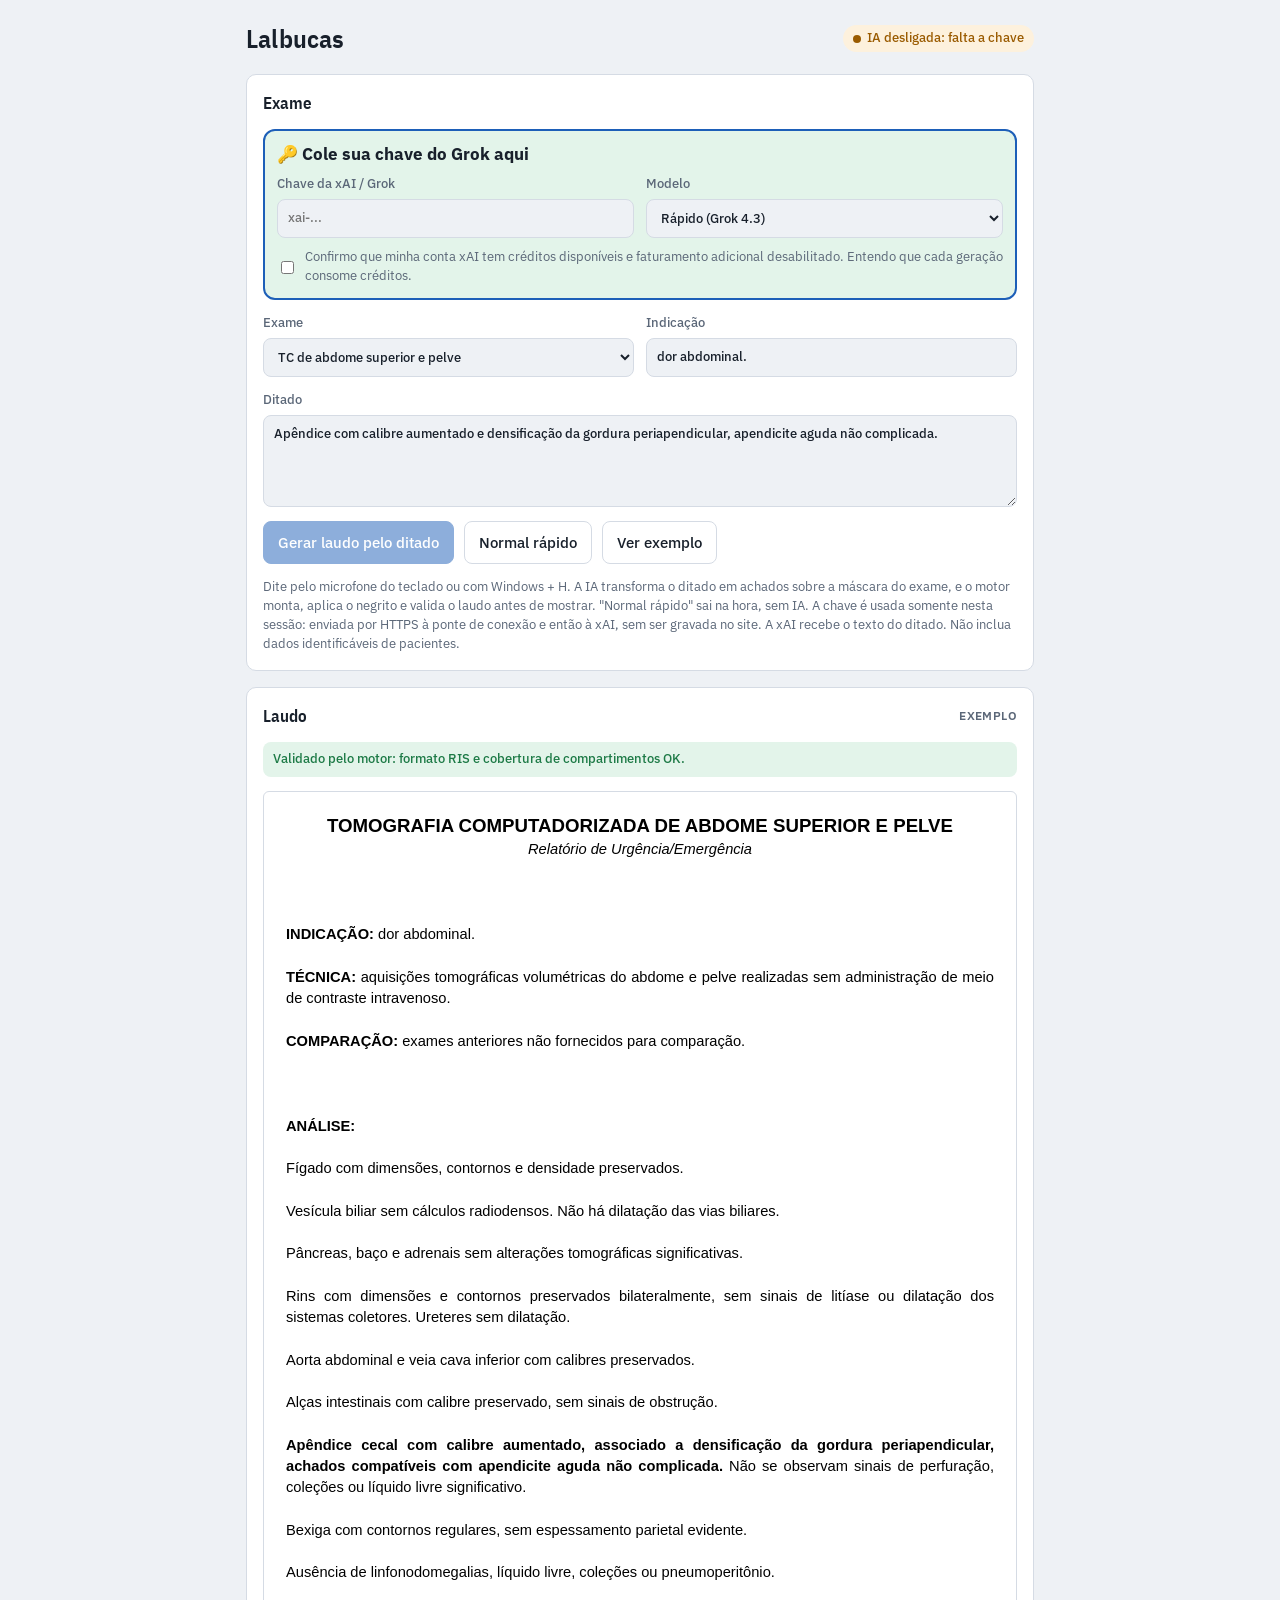
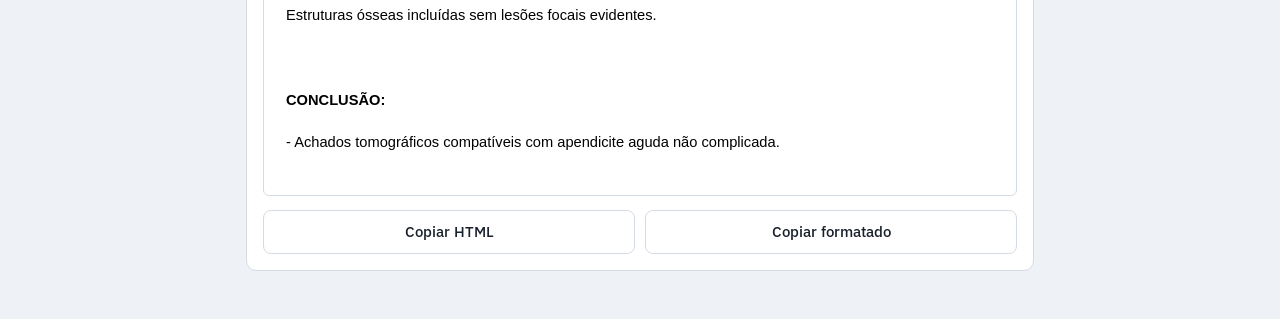
<file: index.html>
<!DOCTYPE html>
<html lang="pt-BR">
<head>
<meta charset="utf-8">
<meta name="viewport" content="width=device-width, initial-scale=1">
<title>Lalbucas</title>
<link rel="preconnect" href="https://fonts.googleapis.com">
<link rel="preconnect" href="https://fonts.gstatic.com" crossorigin>
<link href="https://fonts.googleapis.com/css2?family=IBM+Plex+Sans+Condensed:wght@500;600&family=IBM+Plex+Sans:wght@400;500;600&display=swap" rel="stylesheet">
<style>
:root{
 /* layout: uma coluna de trabalho — ditado em cima, laudo validado embaixo, como na estação de laudo */
 --bg:#eef1f5; --panel:#ffffff; --ink:#18202b; --muted:#5b6778; --line:#d5dbe4;
 --accent:#1d5fb8; --accent-ink:#ffffff; --warn:#9a5b00; --warn-bg:#fdf1dd; --ok:#1d7a46; --ok-bg:#e3f4ea; --err:#b3261e; --err-bg:#fbe7e5;
 --font-display:"IBM Plex Sans Condensed","Arial Narrow",Arial,sans-serif;
 --font-body:"IBM Plex Sans",-apple-system,"Segoe UI",Arial,sans-serif;
 color-scheme:light;
}
@media (prefers-color-scheme: dark){
 :root:not([data-theme="light"]){--bg:#0f141b;--panel:#171e28;--ink:#e6ebf2;--muted:#97a3b4;--line:#2a3442;--accent:#5b9bef;--accent-ink:#0b1220;--warn:#f0b35a;--warn-bg:#33270f;--ok:#5fcf8f;--ok-bg:#12291c;--err:#f28b82;--err-bg:#35161a;color-scheme:dark;}
}
:root[data-theme="dark"]{--bg:#0f141b;--panel:#171e28;--ink:#e6ebf2;--muted:#97a3b4;--line:#2a3442;--accent:#5b9bef;--accent-ink:#0b1220;--warn:#f0b35a;--warn-bg:#33270f;--ok:#5fcf8f;--ok-bg:#12291c;--err:#f28b82;--err-bg:#35161a;color-scheme:dark;}
*{box-sizing:border-box}
html,body{margin:0}
body{background:var(--bg);color:var(--ink);font-family:var(--font-body);font-size:15px;line-height:1.45}
.wrap{max-width:820px;margin:0 auto;padding:20px 16px 48px;display:grid;gap:16px}
header{display:flex;flex-wrap:wrap;align-items:center;justify-content:space-between;gap:10px}
h1{font-family:var(--font-display);font-weight:600;font-size:26px;letter-spacing:.2px;margin:0;text-wrap:balance}
h2{font-family:var(--font-display);font-weight:600;font-size:17px;margin:0;text-wrap:balance}
.chip{display:inline-flex;align-items:center;gap:6px;font-size:13px;font-weight:500;padding:4px 10px;border-radius:999px;background:var(--warn-bg);color:var(--warn)}
.chip::before{content:"";width:8px;height:8px;border-radius:50%;background:currentColor}
.chip.on{background:var(--ok-bg);color:var(--ok)}
.status.work{background:var(--bg);color:var(--muted)}
.panel{background:var(--panel);border:1px solid var(--line);border-radius:10px;padding:16px;display:grid;gap:14px}
.key-panel{background:var(--ok-bg);border:2px solid var(--accent);border-radius:12px;padding:12px;display:grid;gap:10px}
.key-title{font-size:17px;line-height:1.3;color:var(--ink);margin:0}
.row{display:grid;grid-template-columns:1fr 1fr;gap:12px}
@media (max-width:520px){.row{grid-template-columns:1fr}}
label{display:grid;gap:5px;font-size:13px;font-weight:500;color:var(--muted)}
select,input,textarea{font:inherit;color:var(--ink);background:var(--bg);border:1px solid var(--line);border-radius:8px;padding:9px 10px;width:100%}
textarea{min-height:92px;resize:vertical}
select:focus-visible,input:focus-visible,textarea:focus-visible,button:focus-visible{outline:2px solid var(--accent);outline-offset:2px}
.hidden{display:none}
.check{display:flex;align-items:center;gap:8px;font-weight:400}
.check input{width:auto}
.actions{display:flex;flex-wrap:wrap;gap:10px;align-items:center}
button{font:inherit;font-weight:500;border-radius:8px;padding:10px 14px;border:1px solid var(--line);background:var(--panel);color:var(--ink);cursor:pointer}
button.primary{background:var(--accent);border-color:var(--accent);color:var(--accent-ink)}
button:disabled{opacity:.5;cursor:not-allowed}
.hint{font-size:13px;color:var(--muted);margin:0}
.status{font-size:13px;font-weight:500;padding:8px 10px;border-radius:8px}
.status.ok{background:var(--ok-bg);color:var(--ok)}
.status.err{background:var(--err-bg);color:var(--err)}
.paper{background:#ffffff;color:#000000;border:1px solid var(--line);border-radius:6px;padding:20px 22px;overflow-x:auto}
.copy{display:grid;grid-template-columns:1fr 1fr;gap:10px}
.tag{font-size:12px;font-weight:600;letter-spacing:.4px;text-transform:uppercase;color:var(--muted)}
@media (prefers-reduced-motion:reduce){*{transition:none!important}}
</style>
</head>
<body>
<div class="wrap">
 <header>
  <h1>Lalbucas</h1>
  <span class="chip" id="ia-chip">IA desligada: falta a chave</span>
 </header>

 <section class="panel" aria-labelledby="t-exame">
  <h2 id="t-exame">Exame</h2>
  <div class="key-panel" id="grok-config" aria-label="Configuração do Grok">
   <h3 class="key-title">🔑 Cole sua chave do Grok aqui</h3>
  <div class="row">
   <label for="api-key">Chave da xAI / Grok
    <input id="api-key" type="password" autocomplete="off" placeholder="xai-..." spellcheck="false">
   </label>
   <label for="modelo">Modelo
    <select id="modelo">
     <option value="rapido">Rápido (Grok 4.3)</option>
     <option value="caprichado">Alta capacidade (Grok 4.7)</option>
    </select>
   </label>
  </div>
  <label class="check" for="api-autorizado"><input type="checkbox" id="api-autorizado"> Confirmo que minha conta xAI tem créditos disponíveis e faturamento adicional desabilitado. Entendo que cada geração consome créditos.</label>
  </div>
  <div class="row">
   <label for="rota">Exame
    <select id="rota">
     <option value="abdomen-full">TC de abdome superior e pelve</option>
     <option value="ct-chest-full">TC de tórax</option>
     <option value="ct-cranium-full">TC de crânio</option>
     <option value="us-abdomen-full">US de abdome total</option>
     <option value="us-doppler-venoso-mmii-full">Doppler venoso de MMII (TVP)</option>
     <option value="rm-cranium-full">RM de crânio</option>
     <option value="rm-pelvis-endo-full">RM de pelve (endometriose)</option>
     <option value="livre">Outro exame (IA monta o laudo inteiro)</option>
    </select>
   </label>
   <label for="indicacao">Indicação
    <input id="indicacao" value="dor abdominal.">
   </label>
  </div>
  <label for="exame-livre" id="livre-wrap" class="hidden">Qual exame
   <input id="exame-livre" placeholder="Ex.: TC de coluna lombar, US de tireoide, RM de joelho direito">
  </label>
  <div class="row" id="row-extra">
   <label for="lateralidade" id="lat-wrap" class="hidden">Lateralidade
    <select id="lateralidade">
     <option value="direito">Direito</option>
     <option value="esquerdo">Esquerdo</option>
     <option value="bilateral">Bilateral</option>
    </select>
   </label>
   <label for="tecnica" id="tec-wrap" class="hidden">Técnica (RM)
    <input id="tecnica" value="estudo por ressonância magnética do crânio.">
   </label>
  </div>
  <label for="ditado">Ditado
   <textarea id="ditado" placeholder="Ex.: apêndice com calibre aumentado e densificação da gordura periapendicular."></textarea>
  </label>

  <div class="actions">
   <button class="primary" id="btn-ia" disabled>Gerar laudo pelo ditado</button>
   <button id="btn-parar" class="hidden">Parar</button>
   <button id="btn-normal">Normal rápido</button>
   <button id="btn-exemplo">Ver exemplo</button>
  </div>
  <p class="hint">Dite pelo microfone do teclado ou com Windows + H. A IA transforma o ditado em achados sobre a máscara do exame, e o motor monta, aplica o negrito e valida o laudo antes de mostrar. "Normal rápido" sai na hora, sem IA. A chave é usada somente nesta sessão: enviada por HTTPS à ponte de conexão e então à xAI, sem ser gravada no site. A xAI recebe o texto do ditado. Não inclua dados identificáveis de pacientes.</p>
 </section>

 <section class="panel" aria-labelledby="t-laudo">
  <div class="actions" style="justify-content:space-between">
   <h2 id="t-laudo">Laudo</h2>
   <span class="tag" id="origem">Exemplo</span>
  </div>
  <div class="status ok" id="status">Validado pelo motor: formato RIS e cobertura de compartimentos OK.</div>
  <div class="paper" id="preview"></div>
  <div class="copy">
   <button id="btn-html">Copiar HTML</button>
   <button id="btn-fmt">Copiar formatado</button>
  </div>
 </section>
</div>

<script type="text/plain" id="motor">(()=>{
// Operational abdominal baseline (not certified as the most recently user-approved
// complete mask). Only historically evidenced fragments may be called approved.
// The 2026-10-21 correction excludes "distensão anômala" from normality blocks.
const CT_ABDOMEN_MASK_SOURCE='core:ct-abdomen-pelvis-working-v2';
const CT_ABDOMEN_MASK_BLOCKS=Object.freeze([
 'Fígado com dimensões, contornos e densidade preservados.',
 'Vesícula biliar sem cálculos radiodensos. Não há dilatação das vias biliares.',
 'Pâncreas, baço e adrenais sem alterações tomográficas significativas.',
 'Rins com dimensões e contornos preservados bilateralmente, sem sinais de litíase ou dilatação dos sistemas coletores. Ureteres sem dilatação.',
 'Aorta abdominal e veia cava inferior com calibres preservados.',
 'Alças intestinais com calibre preservado, sem sinais de obstrução ou alterações inflamatórias periapendiculares.',
 'Bexiga com contornos regulares, sem espessamento parietal evidente.',
 'Ausência de linfonodomegalias, líquido livre, coleções ou pneumoperitônio.',
 'Estruturas ósseas incluídas sem lesões focais evidentes.'
]);
function abdomenMask(){return {sourceId:CT_ABDOMEN_MASK_SOURCE,blocks:[...CT_ABDOMEN_MASK_BLOCKS]};}
function isFullCTAbdomen(s){const title=norm(s.title);return /(?:tomografia|\btc\b)/.test(title)&&/abdom/.test(title)&&/pelve/.test(title)&&s.sourceContract?.scope==='FULL';}
// Literal <abdome_total><canonical_normal> from Guardian 8.5.20.
// The route avoids source searching between dictation and the clinical renderer.
const US_ABDOMEN_MASK_SOURCE='guardian-runtime-8.5.20.txt:abdome_total:canonical_normal';
const US_ABDOMEN_MASK_BLOCKS=Object.freeze([
 'Fígado com dimensões preservadas, contornos regulares e parênquima com ecogenicidade e ecotextura homogêneas.',
 'Vesícula biliar normodistendida, de paredes finas e regulares, com conteúdo anecoico e sem imagens calculosas. Vias biliares intra e extra-hepáticas sem dilatação.',
 'Pâncreas, nas porções visibilizadas, com dimensões, contornos e ecotextura preservados.',
 'Baço com dimensões preservadas, contornos regulares e ecotextura homogênea.',
 'Aorta abdominal com calibre preservado nos segmentos avaliados. Veia cava inferior sem alterações ultrassonográficas significativas.',
 'Rins tópicos, com dimensões e contornos preservados, espessura parenquimatosa e ecogenicidade habituais, mantendo diferenciação corticomedular, sem dilatação dos sistemas coletores.',
 'Bexiga sem alterações ultrassonográficas significativas, quando adequadamente repleta para avaliação.',
 'Não se observa líquido livre na cavidade abdominal.'
]);
function usAbdomenMask(){return {sourceId:US_ABDOMEN_MASK_SOURCE,blocks:[...US_ABDOMEN_MASK_BLOCKS]};}
function isFullUSAbdomen(s){return s.title==='ULTRASSONOGRAFIA DO ABDOME TOTAL'&&s.sourceContract?.scope==='FULL';}
// Doppler venoso de MMII (pesquisa de TVP): texto clínico adaptado da máscara do Drive
// "VENOSO MMII - TVP" (Máscaras atualizadas 2026), modelos NORMAL unilateral/bilateral.
// Cobertura conforme VENOUS_DOPPLER_COMPACT_FULL_PROTOCOL_8520 do Guardian 8.5.20.
const US_DOPPLER_MMII_MASK_SOURCE='drive:VENOSO_MMII_TVP:2026:normal_unilateral_bilateral';
const US_DOPPLER_MMII_TITLES=Object.freeze({
 direito:'ECODOPPLER VENOSO DO MEMBRO INFERIOR DIREITO',
 esquerdo:'ECODOPPLER VENOSO DO MEMBRO INFERIOR ESQUERDO',
 bilateral:'ECODOPPLER VENOSO DOS MEMBROS INFERIORES'
});
function usDopplerLimbBlocks(side,prefixed){const m=prefixed?'Membro inferior '+side+': ':'';const M=prefixed?'Membro inferior '+side+': ':'';return [
 m+'Veias femorais comum, superficial e profunda pérvias, compressíveis, de calibres normais e com fluxo fásico com a respiração.',
 M+'Veia poplítea pérvia, compressível, de calibre normal e com fluxo fásico com a respiração.',
 M+'Veias gastrocnêmias, soleares, fibulares, tibiais anteriores e tibiais posteriores pérvias, compressíveis, de calibres normais e com fluxos preservados.',
 M+'Veia safena magna pérvia, compressível, de calibre normal e com fluxo preservado.',
 M+'Veia safena parva pérvia, compressível, de calibre normal e com fluxo preservado.'
];}
function usDopplerLaterality(title){
 const t=Object.entries(US_DOPPLER_MMII_TITLES).find(([,v])=>v===title);
 if(!t)throw Error('us_doppler_mmii_title_required');
 return t[0];
}
function usDopplerMask(title){
 const lat=usDopplerLaterality(title);
 const blocks=lat==='bilateral'?[...usDopplerLimbBlocks('direito',true),...usDopplerLimbBlocks('esquerdo',true)]:usDopplerLimbBlocks(lat,false);
 return {sourceId:US_DOPPLER_MMII_MASK_SOURCE+':'+lat,blocks};
}
function isFullUSDopplerMMII(s){return Object.values(US_DOPPLER_MMII_TITLES).includes(s.title)&&s.sourceContract?.scope==='FULL';}
// Literal unconditional lines from <cranio><canonical_normal> in Guardian 8.5.20.
// The ischemia-negative line is conditional in the normative source; it must
// never be automatically emitted. A supported clinical change can add it.
const CT_CRANIUM_MASK_SOURCE='guardian-runtime-8.5.20.txt:cranio:canonical_normal:unconditional';
const CT_CRANIUM_MASK_BLOCKS=Object.freeze([
 'Não se identificam lesões expansivas intracranianas, coleções extra-axiais ou hemorragias intracranianas.',
 'Sistema ventricular com dimensões e morfologia preservadas. Cisternas da base e sulcos corticais sem alterações significativas.',
 'Não há desvio das estruturas da linha média.',
 'Parênquima encefálico sem alterações significativas da atenuação.',
 'Fossa posterior sem alterações tomográficas significativas.',
 'Calota craniana sem alterações ósseas significativas nas imagens avaliadas.',
 'Seios paranasais e células mastoideas, nas porções incluídas, sem alterações significativas.'
]);
function ctCraniumMask(){return {sourceId:CT_CRANIUM_MASK_SOURCE,blocks:[...CT_CRANIUM_MASK_BLOCKS]};}
// Operational anatomical fallback, not a claim of a previously approved literal mask.
// Used only when a reviewed canonical mask is unavailable (Guardian fallback_modalidade).
function ctSinusMask(){return {sourceId:'guardian-8.5.20:seios-da-face:operational-fallback-v1',blocks:[
 'Seios maxilares, frontais, esfenoidais e células etmoidais com aeração preservada.',
 'Vias de drenagem dos seios paranasais pérvias.',
 'Fossas nasais sem obliterações.',
 'Septo nasal sem desvio significativo. Conchas nasais sem alterações evidentes.',
 'Paredes ósseas dos seios paranasais sem alterações evidentes.'
]};}
function isFullCTSinus(s){return s.title==='TOMOGRAFIA COMPUTADORIZADA DOS SEIOS DA FACE'&&s.sourceContract?.scope==='FULL';}
function isFullCTCranium(s){return s.title==='TOMOGRAFIA COMPUTADORIZADA DO CRÂNIO'&&s.sourceContract?.scope==='FULL';}
// Approved literal baseline RM-CRANIO-FULL-001 (Lucas, 31/10/2026).
// The pinned source is references/rm-cranio-full-001.md, not the TC Guardian mask.
const RM_CRANIUM_MASK_SOURCE='lucas:RM-CRANIO-FULL-001:v1.0';
const RM_CRANIUM_MASK_BLOCKS=Object.freeze([
 'Parênquima encefálico com morfologia e intensidade de sinal preservadas.',
 'Ausência de restrição à difusão ou sinais de isquemia recente.',
 'Não se observam sinais de hemorragia intracraniana.',
 'Sistema ventricular com dimensões e morfologia preservadas.',
 'Sulcos corticais e cisternas da base preservados.',
 'Estruturas da linha média centradas.',
 'Tronco encefálico e cerebelo sem alterações significativas de sinal.',
 'Ausência de lesões expansivas ou coleções extra-axiais.',
 'Seios paranasais, nas porções incluídas, sem alterações significativas.',
 'Células mastoideas aeradas.'
]);
function rmCraniumMask(){return {sourceId:RM_CRANIUM_MASK_SOURCE,blocks:[...RM_CRANIUM_MASK_BLOCKS]};}
function isFullRMCranium(s){return s.title==='RESSONÂNCIA MAGNÉTICA DO CRÂNIO'&&s.sourceContract?.scope==='FULL';}
// Precompiled operational chest mask: Guardian 8.5.20 torax coverage and
// preferred airway phrase; no claim of a previously approved literal full mask.
const CT_CHEST_MASK_SOURCE='guardian-runtime-8.5.20.txt:torax:operational-v1';
const CT_CHEST_MASK_BLOCKS=Object.freeze([
 'Traqueia e brônquios principais pérvios.',
 'Parênquima pulmonar sem opacidades focais ou alterações intersticiais evidentes.',
 'Ausência de derrame pleural ou pneumotórax.',
 'Mediastino e regiões hilares sem massas ou linfonodomegalias.',
 'Coração com dimensões preservadas. Ausência de derrame pericárdico.',
 'Escore coronariano visual qualitativo: zero.',
 'Aorta torácica com calibre preservado.',
 'Tronco da artéria pulmonar com calibre preservado.',
 'Estruturas ósseas incluídas sem lesões focais evidentes.',
 'Partes moles sem coleções.'
]);
function ctChestMask(){return {sourceId:CT_CHEST_MASK_SOURCE,blocks:[...CT_CHEST_MASK_BLOCKS]};}
function isFullCTChest(s){return s.title==='TOMOGRAFIA COMPUTADORIZADA DO TÓRAX'&&s.sourceContract?.scope==='FULL';}
function validateCompactRISTables(html) {
 const errors=[];
 // This checks only actual HTML table tags, never root div width or prose references.
 const tables=String(html).match(/<table\b[^>]*>[\s\S]*?<\/table>/gi)||[];
 for(const table of tables){
  const open=table.match(/^<table\b[^>]*>/i)?.[0]||'';
  const css=(open.match(/\bstyle\s*=\s*["']([^"']*)["']/i)?.[1]||'').toLowerCase();
  if(!/\bwidth\s*:\s*auto\s*(?:;|$)/.test(css)||!/\btable-layout\s*:\s*auto\s*(?:;|$)/.test(css)||!/\bborder-collapse\s*:\s*collapse\s*(?:;|$)/.test(css)||/\bwidth\s*:\s*(?:100%|\d+(?:\.\d+)?px)\b/.test(css)||/\bwidth\s*=\s*["']?(?:100%|\d+)/i.test(open))errors.push('ris_table_width');
  const cells=table.match(/<(?:th|td)\b[^>]*>/gi)||[];
  if(!cells.length){errors.push('ris_table_cells');continue;}
  for(const cell of cells){
   const style=(cell.match(/\bstyle\s*=\s*["']([^"']*)["']/i)?.[1]||'').toLowerCase();
   if(!/\bpadding\s*:\s*2px\s+6px\s*(?:;|$)/.test(style)||!/\bborder\s*:\s*1px\s+solid\s+#(?:999|999999)\b/.test(style)||/\bbackground(?:-color)?\s*:/.test(style)){errors.push('ris_table_cell_layout');break;}
   if(!/\bwhite-space\s*:\s*nowrap\s*(?:;|$)/.test(style))errors.push('ris_table_cell_wrap_risk');
  }
  const trs=table.match(/<tr\b[^>]*>[\s\S]*?<\/tr>/gi)||[];
  const widths=trs.map(tr=>(tr.match(/<(?:th|td)\b/gi)||[]).length);
  if(widths.length<2||widths.some(w=>w!==widths[0]||w<2||w>3))errors.push('ris_table_column_mismatch');
 }
 return [...new Set(errors)];
}
function validateRIS(text,{grammaticalUppercase=false}={}) {
 const errors=[];
 if(text.split('\n')[0]!=='```html'||!text.endsWith('\n```')) errors.push('fence');
 const html=text.replace(/^```html\n/,'').replace(/\n```$/,'');
 errors.push(...validateCompactRISTables(html));
 const root=html.match(/^<div\b[^>]*>/i)?.[0]||'';
 if(!/background-color\s*:\s*#ffffff\b/i.test(root)||!/color\s*:\s*#000000\b/i.test(root)) errors.push('preview');
 if(/font-weight\s*:\s*(?:bold|[6-9]00)/i.test(root)) errors.push('inherited_conclusion_bold');
 const i=html.search(/CONCLUS[ÃA]O\s*:/i);
 if(i<0) errors.push('conclusion_missing');
 else {
  const after=html.slice(i).replace(/^CONCLUS[ÃA]O\s*:\s*<\/(?:b|strong)>\s*<\/div>/i,'');
  if(/<(?:b|strong)\b|font-weight\s*:\s*(?:bold|[6-9]00)|\*\*/i.test(after)) errors.push('conclusion_bold');
 }
 // Track inherited inline bold across ancestors, not merely tags after heading.
 const stack=[];let inConclusion=false;
 for(const token of html.match(/<[^>]+>|[^<]+/g)||[]) {
  if(token.startsWith('</')){const name=token.match(/^<\/([\w-]+)/)?.[1]?.toLowerCase();const j=stack.findLastIndex(x=>x.name===name);if(j>=0)stack.splice(j);continue;}
  if(token.startsWith('<')){const name=token.match(/^<([\w-]+)/)?.[1]?.toLowerCase();if(name&&!['br','img','hr','input'].includes(name))stack.push({name,bold:(stack.at(-1)?.bold||false)||['b','strong'].includes(name)||/font-weight\s*:\s*(?:bold|[6-9]00)/i.test(token)});continue;}
  if(/CONCLUS[ÃA]O\s*:/i.test(token)){inConclusion=true;continue;}
  if(inConclusion&&token.trim()&&stack.at(-1)?.bold)errors.push('inherited_conclusion_bold');
 }
 // Validate visible header contents, including nested inline markup and entities.
 const visible=html.replace(/<[^>]*>/g,' ').replace(/&nbsp;|&#160;|&#xA0;/gi,' ').replace(/&#(\d+);|&#x([0-9a-f]+);/gi,(_,d,h)=>String.fromCodePoint(parseInt(d||h,d?10:16))).normalize('NFC');
 const proper=new Set(['Chagas','Parkinson','Alzheimer','Crohn','Hodgkin','Doppler','Budd','Chiari','Swyer','James','MacLeod']);
 for(const [label,code] of [['INDICAÇÃO','indication_case'],['TÉCNICA','technique_case'],['COMPARAÇÃO','comparison_case']]){
  const content=visible.match(new RegExp(label+'\\s*:\\s*([^]*?)(?=INDICAÇÃO\\s*:|TÉCNICA\\s*:|COMPARAÇÃO\\s*:|ANÁLISE\\s*:|CONCLUSÃO\\s*:|$)','i'))?.[1]?.trim();
  const first=content?.match(/^[\s"'“‘(]*([\p{L}\p{M}]+)/u)?.[1];
  if(!first||label==='INDICAÇÃO'&&grammaticalUppercase)continue;
  const acronym=/^\p{Lu}{2,}$/u.test(first);
  if(/^\p{Lu}\p{Ll}/u.test(first)&&!acronym&&!proper.has(first))errors.push(code);
 }
 return errors;
}
function validateHostDeliveryBoundary(claim={}) {
 const errors=[];
 if(claim.claimsByteIdentity===true&&claim.emittedBytes!==claim.observedDeliveredBytes)errors.push('post_send_byte_mismatch');
 if(claim.claimsHostFixed===true&&claim.hostEndToEndVerified!==true)errors.push('host_fix_unverified');
 if(claim.claimsNativeChatIntegration===true&&claim.appToolResourceWired!==true)errors.push('native_integration_unwired');
 if(claim.postSendMutationDetected===true&&claim.packageCanRepairHostMutation===true)errors.push('package_cannot_repair_host_mutation');
 return errors;
}
function validateClinicalReplyPriority(plan={}) {
 const errors=[];
 if(plan.clinicalFollowup!==true)return errors;
 if(plan.directClinicalResponse!==true)errors.push('clinical_reply_missing');
 if(plan.maintenanceBeforeClinical===true)errors.push('maintenance_preempted_clinical_reply');
 if(plan.reportChanged===true&&plan.completeCorrectedReportFirst!==true)errors.push('complete_corrected_report_missing');
 return errors;
}
function validateImplicitRouting(plan={}) {
 const errors=[];
 if(plan.radiologyTask===true&&plan.ownerLoadedBeforeClinical!==true)errors.push('implicit_owner_route_missing');
 if(plan.radiologyTask===true&&plan.memoryOnlySource===true)errors.push('memory_only_owner_absent');
 if(plan.radiologyTask===true&&plan.requiresMention===true)errors.push('mention_requirement_forbidden');
 if(plan.claimsLoaded===true&&plan.hostExecutionEvidence!==true)errors.push('host_evidence_missing');
 return errors;
}
function validateReleaseClaim(claim={}) {
 const errors=[];
 if(claim.claimsReleaseState!==true)return errors;
 if(claim.liveMetadataRead!==true)errors.push('release_live_evidence_missing');
 if(claim.readbackVerified!==true)errors.push('release_readback_missing');
 if(claim.evidenceFromPriorAttempt===true)errors.push('prior_attempt_not_current');
 if(claim.claimedVersion!==claim.liveVersion)errors.push('release_version_mismatch');
 if(claim.claimedReleaseId!==claim.liveReleaseId)errors.push('release_id_mismatch');
 return errors;
}
function validateBaselineSpecificity(text) {
 const plain=String(text).replace(/<[^>]*>/g," ").normalize("NFC").toLocaleLowerCase("pt-BR").replace(/\s+/g," ");
 return (plain.match(/sem alterações tomográficas significativas/g)||[]).length>=2 ? ["BASELINE_GENERIC_BOILERPLATE_REGRESSION"] : [];
}
// Explicit structured context scopes the check; no diagnosis or recommendation is inferred.
const norm=s=>String(s||'').normalize('NFD').replace(/\p{Diacritic}/gu,'').toLowerCase();
function validateBladderMRIRecommendation(text,context={}) {
 if(context.bladderMRIRecommended!==true||context.suspectedBladderNeoplasm!==true)return [];
 const t=norm(text),e=[];
 if(!/ressonancia|\brm\b/.test(t))e.push('missing_mri_recommendation');
 if(!/pelve|pelvica/.test(t))e.push('missing_pelvic_region');
 if(!/multiparametric/.test(t))e.push('missing_multiparametric_protocol');
 if(!/(?:dedicad[oa].{0,25}bexiga|protocolo.{0,25}vesical)/.test(t))e.push('missing_bladder_protocol');
 const iv=/(?:com (?:administracao de )?contraste (?:intravenoso|endovenoso)|com (?:administracao de )?(?:meio de )?contraste (?:intravenoso|endovenoso))/.test(t);
 if(context.ivContrastContraindicated===true){if(iv)e.push('contraindicated_iv_recommendation');if(!/sem (?:administracao de )?(?:meio de )?contraste|contraindicacao/.test(t))e.push('contraindication_not_acknowledged');}
 else if(!iv)e.push('missing_iv_contrast');
 return e;
}

// Maintenance replay of the final message. Does not intercept Chat output.
function validateFullRIS(text,context={}){
 const errors=[...validateDeliveryLexicon(text),...validateRIS(text),...validateVisibility(text),...validateBladderMRIRecommendation(context.recommendationText,context)];
 if(/<div\b[^>]*\sid\s*=/i.test(text))errors.push('unexpected_div_id');
 const indicationBlock=String(text).split(/<b>INDICAÇÃO:<\/b>/i)[1]?.split(/<b>TÉCNICA:<\/b>/i)[0]||'';
 if(/\binterroga\b/i.test(indicationBlock))errors.push('indication_interroga_residual');
 const lines=String(text).split('\n');
 if(lines.some(l=>!l.trim()))errors.push('blank_line');
 const root=lines[1]||'';
 for(const css of ['font-family: Arial','font-size: 11pt','text-align: justify','color: #000000','background-color: #ffffff','width: 100%'])if(!root.includes(css))errors.push('root_contract');
 if(/min-height\s*:/i.test(root))errors.push('root_min_height');
 if(!/^<div\b[^>]*text-align:\s*center[^>]*font-size:\s*14pt[^>]*><b>[^<]+<\/b><\/div>$/.test(lines[2]||''))errors.push('title');
 const names=['INDICAÇÃO','TÉCNICA','COMPARAÇÃO','ANÁLISE','CONCLUSÃO'];
 const ix=names.map(n=>lines.findIndex(l=>l.includes('<b>'+n+':</b>')));
 if(ix.some(i=>i<0)||ix.some((i,j)=>j&&i<=ix[j-1]))errors.push('section_order');
 for(const n of names)if(lines.filter(l=>l.includes('<b>'+n+':</b>')).length!==1)errors.push('section_count');
 const gap=(i,wanted)=>{if(i<0||lines[i-1]!==wanted)errors.push('spacing');};
 gap(ix[0],'<br><br><br>');gap(ix[1],'<br>');gap(ix[2],'<br>');gap(ix[3],'<br><br><br>');gap(ix[4],'<br><br><br>');
 for(const i of [ix[3],ix[4]])if(i>=0&&lines[i+1]!=='<br>')errors.push('heading_spacing');
 const hack='<span style="display:inline-block; min-width:100%; width:100%; font-size:1px; line-height:1px;">&#8203;</span>';
 if(!String(text).endsWith(hack+'\n</div>\n```'))errors.push('final_hack');
 if(!lines.at(-3)?.endsWith('</div>'+hack))errors.push('final_hack_line_binding');
 const analysis=ix[3]>=0&&ix[4]>ix[3]?lines.slice(ix[3]+2,ix[4]-1):[];
 errors.push(...validateBaselineSpecificity(analysis.join(' ')));
if(!analysis.length||!analysis.some(l=>/^<div\b/.test(l)))errors.push('analysis_missing');
 const conclusion=ix[4]>=0?lines.slice(ix[4]+2,-2):[];
 if(!conclusion.length)errors.push('conclusion_empty');
 conclusion.forEach((l,i)=>{if(i%2===1){if(l!=='<br>')errors.push('conclusion_spacing');}else if(!/^<div\b[^>]*>- [^<]+<\/div>/.test(l))errors.push('conclusion_item');});
 // SOS 2026-11-08: independent final-HTML measurement guard.
 // The source-state gate alone is insufficient if a revised RIS is assembled
 // after render. Check the literal CONCLUSÃO span, not the entire report.
 for(const line of conclusion){
  if(!/^<div\b/.test(line))continue;
  const item=line.replace(/<[^>]*>/g,'');
  if(/\b\d+(?:[.,]\d+)?\s*(?:mm|cm|ml|litros?|milimetros?|centimetros?)\b/i.test(norm(item)))errors.push('conclusion_measurement');
 }

 for(const l of lines.filter(l=>/^<div\b/.test(l)&&l!==root&&l!=='</div>'))if(!/color:\s*#000000/.test(l))errors.push('block_color');
 return [...new Set(errors)];
}

// Source visibility guard only; does not inspect host CSS or clipboard permissions.
function validateVisibility(text){
 const errors=[];
 for(const tag of String(text).match(/<[^>]+>/g)||[]){
  if(/\shidden(?:\s|=|>)/i.test(tag))errors.push('hidden_content');
  const style=tag.match(/\bstyle=["']([^"']*)["']/i)?.[1]||'';
  for(const declaration of style.split(';')){
   const colon=declaration.indexOf(':');if(colon<0)continue;
   const key=declaration.slice(0,colon).trim().toLowerCase();
   const value=declaration.slice(colon+1).replace(/!important/ig,'').trim().toLowerCase();
   if((key==='display'&&value==='none')||(key==='visibility'&&['hidden','collapse'].includes(value))||(key==='opacity'&&Number(value)===0))errors.push('hidden_content');
   if(['user-select','-webkit-user-select'].includes(key)&&value==='none')errors.push('unselectable_content');
   if(key==='color'&&!['#000000','#000','black','rgb(0, 0, 0)'].includes(value))errors.push('text_color_conflict');
   if(['background','background-color'].includes(key)&&!['#ffffff','#fff','white','rgb(255, 255, 255)'].includes(value))errors.push('background_conflict');
  }
 }
 return [...new Set(errors)];
}
const esc=s=>s.replaceAll('&','&amp;').replaceAll('<','&lt;').replaceAll('>','&gt;').replaceAll('"','&quot;');
const div=s=>'<div style="text-align: justify; color: #000000;">'+s+'</div>';
// A standalone subtitle boolean is not evidence that the exam was elective.
// Lock the real compiler path, not merely the synthetic urgency test.
function validateUrgencySubtitleState(s){
 const title=norm(s.title),c=s.sourceContract||{},errors=[];
 const isMRI=/ressonancia|\brm\b|colangiorressonancia/.test(title);
 const isNonMRI=/tomografia|\btc\b|ultrasson|\busg?\b|doppler|radiografia|\brx\b|mamografia|densitometria/.test(title)&&!isMRI;
 const exception=['elective','ambulatory','nonurgent'].includes(c.urgencyDisposition);
 const evidence=typeof c.urgencyDispositionEvidence==='string'&&c.urgencyDispositionEvidence.trim().length>0;
 if(c.urgencyDisposition!==undefined&&!['elective','ambulatory','nonurgent','urgent'].includes(c.urgencyDisposition))errors.push('invalid_urgency_disposition');
 if(exception&&!evidence)errors.push('urgency_exception_without_evidence');
 if(isNonMRI){
  if(s.urgent_subtitle===false&&!(exception&&evidence))errors.push('non_mri_urgency_subtitle_missing');
  if(s.urgent_subtitle===true&&exception&&evidence)errors.push('elective_urgency_subtitle_unjustified');
 }
 if(isMRI){
  if(s.urgent_subtitle===true&&!(c.explicitUrgency===true&&typeof c.explicitUrgencyEvidence==='string'&&c.explicitUrgencyEvidence.trim()))errors.push('mri_urgency_without_explicit_evidence');
  if(s.urgent_subtitle===false&&c.explicitUrgency===true)errors.push('mri_explicit_urgency_subtitle_missing');
 }
 return errors;
}
function compileAnalysisTables(tables){
 if(!Array.isArray(tables))throw Error('invalid analysis tables');
 return tables.map(table=>{
  const headers=table?.headers,lines=table?.rows;
  if(!Array.isArray(headers)||headers.length<2||headers.length>3||!Array.isArray(lines)||!lines.length||lines.length>50)throw Error('invalid analysis table');
  const valid=x=>typeof x==='string'&&x.trim()&&!/[\r\n]/.test(x);
  if(!headers.every(valid)||lines.some(line=>!Array.isArray(line)||line.length!==headers.length||!line.every(valid)))throw Error('invalid analysis table cells');
  const cellStyle='border: 1px solid #999999; padding: 2px 6px; white-space: nowrap; text-align: left; color: #000000;';
  const row=(cells,tag)=>'<tr>'+cells.map(c=>'<'+tag+' style="'+cellStyle+'">'+esc(c)+'</'+tag+'>').join('')+'</tr>';
  return '<table style="width: auto; table-layout: auto; border-collapse: collapse; font-family: Arial; font-size: 11pt; color: #000000;">'+row(headers,'th')+lines.map(line=>row(line,'td')).join('')+'</table>';
 });
}
function compileReport(s){
 for(const k of ['title','indication','technique','comparison'])if(typeof s[k]!=='string'||!s[k].trim()||/[\r\n]/.test(s[k]))throw Error('invalid '+k);
 if(!Array.isArray(s.analysis)||!s.analysis.length||!Array.isArray(s.conclusion)||!s.conclusion.length||typeof s.urgent_subtitle!=='boolean')throw Error('incomplete report state');
 const subtitleErrors=validateUrgencySubtitleState(s);if(subtitleErrors.length)throw Error(subtitleErrors.join(','));
 const rendered=[];
 for(const b of s.analysis){
  if(typeof b.text==='string'&&/<\/?(?:table|tr|td|th)\b/i.test(b.text))throw Error('structured_analysis_table_required');
  if(typeof b.text!=='string'||!b.text.trim()||/[\r\n]/.test(b.text)||typeof b.positive!=='boolean'||!Array.isArray(b.highlights))throw Error('invalid analysis block');
  if(b.positive&&!b.highlights.length)throw Error('positive finding requires highlight');
  if(!b.positive&&b.highlights.length)throw Error('normal block cannot be highlighted');
  const ranges=[];
  for(const t of b.highlights){if(typeof t!=='string'||!t.length)throw Error('invalid highlight');const i=b.text.indexOf(t);if(i<0||b.text.indexOf(t,i+1)>=0)throw Error('highlight must bind uniquely');ranges.push([i,i+t.length]);}
  ranges.sort((a,b)=>a[0]-b[0]);let offset=0,out='';
  for(const [a,z] of ranges){if(a<offset)throw Error('overlapping highlights');out+=esc(b.text.slice(offset,a))+'<b>'+esc(b.text.slice(a,z))+'</b>';offset=z;}
  rendered.push(div(out+esc(b.text.slice(offset))));
 }
 for(const t of s.conclusion)if(typeof t!=='string'||!t.trim()||/[\r\n]/.test(t)||/^[-–—•]/.test(t))throw Error('invalid conclusion item');
 const rows=['```html','<div style="font-family: Arial; font-size: 11pt; text-align: justify; color: #000000; background-color: #ffffff; width: 100%;">','<div style="text-align: center; font-size: 14pt; color: #000000;"><b>'+esc(s.title)+'</b></div>'];
 if(s.urgent_subtitle)rows.push('<div style="text-align: center; color: #000000;"><i>Relatório de Urgência/Emergência</i></div>');
 rows.push('<br><br><br>',div('<b>INDICAÇÃO:</b> '+esc(s.indication)),'<br>',div('<b>TÉCNICA:</b> '+esc(s.technique)),'<br>',div('<b>COMPARAÇÃO:</b> '+esc(s.comparison)),'<br><br><br>',div('<b>ANÁLISE:</b>'),'<br>');
 const tables=compileAnalysisTables(s.analysisTables||[]);
 for(const t of s.analysisTables||[])if(t.afterAnalysisIndex!==undefined&&(!Number.isInteger(t.afterAnalysisIndex)||t.afterAnalysisIndex<0||t.afterAnalysisIndex>=rendered.length))throw Error('invalid analysis table position');
 rendered.forEach((t,i)=>{if(i)rows.push('<br>');rows.push(t);tables.forEach((table,j)=>{if((s.analysisTables[j].afterAnalysisIndex??rendered.length-1)===i)rows.push('<br>',table);});});
 rows.push('<br><br><br>',div('<b>CONCLUSÃO:</b>'),'<br>');
 s.conclusion.forEach((t,i)=>{if(i)rows.push('<br>');rows.push(div('- '+esc(t)));});
 rows[rows.length-1]+='<span style="display:inline-block; min-width:100%; width:100%; font-size:1px; line-height:1px;">&#8203;</span>';
 rows.push('</div>','```');
 // Private compiler: the public render boundary validates these exact bytes once.
 return rows.join('\n');
}

function validateAfternoonContext(state){
 const c=state.context||{},errors=[];
 if(c.incidentalMetalFragments===true && c.metalClinicallyRelevant!==true && c.metalExamFocus!==true && state.conclusion.some(t=>/fragmentos? met[aá]licos?/i.test(t)))errors.push('incidental_metal_conclusion');
 // RL-006: caller classifies incidental cysts; the core enforces placement without inferring clinical relevance.
 if(c.incidentalRenalCyst===true && c.renalCystClinicallyRelevant!==true && c.renalCystExamFocus!==true && state.conclusion.some(t=>/cisto(?:s)?\s+(?:renal|renais)|cisto(?:s)?\s+nos rins/i.test(t)))errors.push('RL006_INCIDENTAL_RENAL_CYST_CONCLUSION');
 if(c.incidentalHepaticCyst===true && c.hepaticCystClinicallyRelevant!==true && c.hepaticCystExamFocus!==true && state.conclusion.some(t=>/cisto(?:s)?\s+(?:hep[aá]tic[oa]s?|no fígado)|cisto(?:s)?\s+hepatic/i.test(t)))errors.push('RL006_INCIDENTAL_CYST_CONCLUSION');
 // RL-042: caller-classified small incidental adnexal cysts stay in ANALYSIS.
 if(c.incidentalAdnexalCysts===true && c.adnexalCystsClinicallyRelevant!==true && c.adnexalCystsExamFocus!==true && state.conclusion.some(t=>/(?:cistos?|imagens? c[ií]sticas?|forma(?:ç|c)[õo]es? c[ií]sticas?)[^.;]{0,70}(?:anexiais?|ovariana?s?|ov[aá]rios?)|(?:anexiais?|ovariana?s?|ov[aá]rios?)[^.;]{0,70}(?:cistos?|imagens? c[ií]sticas?)/i.test(t)))errors.push('RL042_INCIDENTAL_ADNEXAL_CYST_CONCLUSION');
 const all=[...state.analysis.map(b=>b.text),...(state.analysisTables||[]).flatMap(t=>(t.rows||[]).map(r=>r.join(' '))),...state.conclusion].join(' ');
 if(c.obstetric===true){
  if(typeof c.providedGestationalAge==='string' && c.providedGestationalAge.trim() && !all.includes(c.providedGestationalAge))errors.push('provided_gestational_age_missing');
  if(Array.isArray(c.providedDopplerTokens) && c.providedDopplerTokens.some(t=>!all.includes(t)))errors.push('provided_doppler_data_missing');
  if(c.dopplerClassificationSupported===false && c.dopplerClassified===true)errors.push('unsupported_doppler_classification');
  if(c.recommendationSupported===false && c.recommendationAdded===true)errors.push('unsupported_obstetric_recommendation');
 }
 return errors;
}
// RL-010: only clinically correlated groups explicitly selected by the caller are checked.
// This structural gate cannot infer that an effusion is malignant or ipsilateral.
function validateCorrelatedFindingGroups(state){
 const groups=state.context?.relatedFindingGroups;
 if(groups===undefined)return [];
 if(!Array.isArray(groups))return ['invalid_related_finding_groups'];
 const errors=[];
 const hasTerms=(text,terms)=>terms.every(term=>text.toLocaleLowerCase('pt-BR').includes(term.toLocaleLowerCase('pt-BR')));
 for(const group of groups){
  if(!group||!Array.isArray(group.analysisTerms)||!Array.isArray(group.conclusionTerms)||group.analysisTerms.length<2||group.conclusionTerms.length<2||[...group.analysisTerms,...group.conclusionTerms].some(term=>typeof term!=='string'||!term.trim())){
   errors.push('invalid_related_finding_group');continue;
  }
  if(!state.analysis.some(block=>hasTerms(block.text,group.analysisTerms)))errors.push('related_analysis_not_integrated');
  if(!state.conclusion.some(item=>hasTerms(item,group.conclusionTerms)))errors.push('related_conclusion_not_integrated');
 }
 return [...new Set(errors)];
}
// RL-030: the caller must select a clinically justified second-order inference.
// The gate checks that selection survives the RIS projection; it does not infer
// diagnoses, decide that interpretation is required, or assess medical validity.
function validateReasoningContract(state){
 const r=state.sourceContract?.reasoningContract;
 if(r===undefined)return [];
 if(!r||r.required!==true||!Array.isArray(r.findingAnchors)||!r.findingAnchors.length||!Array.isArray(r.interpretationAnchors)||!r.interpretationAnchors.length||typeof r.basis!=='string'||!r.basis.trim()||[...r.findingAnchors,...r.interpretationAnchors].some(x=>typeof x!=='string'||!x.trim()))return ['reasoning_contract_invalid'];
 const clean=s=>norm(s).replace(/\s+/g,' ').trim();
 const analysis=clean((state.analysis||[]).map(b=>b.text).join(' '));
 const conclusion=clean((state.conclusion||[]).join(' '));
 const errors=[];
 if(r.findingAnchors.some(x=>!analysis.includes(clean(x))))errors.push('reasoning_finding_unbound');
 if(r.interpretationAnchors.some(x=>!conclusion.includes(clean(x))))errors.push('reasoning_interpretation_missing');
 return errors;
}
// RL-031: only a verified local resource restriction blocks the recommendation.
// Other examinations and facilities with confirmed ocular ultrasound availability
// are not affected by this operational gate.
function validateLocalRecommendationFeasibility(state){
 if(state.context?.ocularUltrasoundUnavailable!==true)return [];
 const conclusion=norm((state.conclusion||[]).join(' '));
 const ocularUltrasound=/(?:ultrassonografia|ultrassom|ecografia|usg)\s+(?:(?:dos?|das?)\s+)?(?:ocular(?:es)?|orbit(?:a|as)|globo(?:s)?\s+ocular(?:es)?)/;
 return ocularUltrasound.test(conclusion)?['local_unsupported_ocular_ultrasound_recommendation']:[];
}
function validateSourceContract(state){
 const c=state.sourceContract,errors=[];
 if(!c||typeof c.indication!=='string'||!c.indication.trim()||!Array.isArray(c.analysisAnchors)||!Array.isArray(c.forbiddenAnalysis))return ['source_contract_required'];
 if(!['FULL','PARTIAL'].includes(c.scope))errors.push('clinical_scope_required');
 const clean=s=>norm(s).replace(/\s+/g,' ').trim();
 if(clean(state.indication)!==clean(c.indication))errors.push('source_indication_changed');
 const analysis=clean([...(state.analysis||[]).map(b=>b.text),...(state.analysisTables||[]).flatMap(t=>(t.rows||[]).map(r=>r.join(' ')))].join(' '));
 for(const anchor of c.analysisAnchors){
  if(typeof anchor!=='string'||!anchor.trim())errors.push('invalid_source_anchor');
  else if(!analysis.includes(clean(anchor)))errors.push('source_analysis_anchor_missing');
 }
 for(const phrase of c.forbiddenAnalysis){
  if(typeof phrase!=='string'||!phrase.trim())errors.push('invalid_source_exclusion');
  else if(analysis.includes(clean(phrase)))errors.push('source_analysis_contradiction');
 }
 const excluded=c.forbiddenConclusion??[];
 if(!Array.isArray(excluded))errors.push('invalid_conclusion_exclusions');
 else for(const phrase of excluded){
  if(typeof phrase!=='string'||!phrase.trim())errors.push('invalid_conclusion_exclusion');
  else if(clean((state.conclusion||[]).join(' ')).includes(clean(phrase)))errors.push('source_conclusion_contradiction');
 }
 return [...new Set(errors)];
}
// RL-015 / REG-NO-POSITIVE-INVENTION-001: IV contrast is a patient-specific
// acquisition attribute, not an inference from a suspicious image or the exam.
// This structural gate depends on honest caller provenance; it cannot inspect
// the original dictation or intercept another renderer's output.
function validateCTContrastProvenance(state){
 if(!/tomografia/.test(norm(state.title||'')))return [];
 const c=state.sourceContract||{},t=norm(state.technique||''),errors=[];
 const withIV=/\bcom\s+(?:administracao\s+(?:(?:intravenosa|endovenosa)\s+)?de\s+)?(?:meio\s+de\s+)?contraste\b|\bcom\s+administracao\s+(?:intravenosa|endovenosa)\s+de\s+meio\s+de\s+contraste\b|\bapos\s+(?:a\s+)?administracao.{0,70}\bcontraste\b|\bpos-contraste\b/.test(t);
 const evidence=norm(c.ivContrastEvidence||'').trim();
 const deniedIV=/\bsem\s+(?:(?:administracao|uso)\s+de\s+)?(?:meio\s+de\s+)?contraste\b(?!\s+(?:oral|retal|enteral)\b)|\bnao\s+(?:(?:foi|houve|se)\s+)?(?:administrad[oa]|utilizad[oa]|realizad[oa]|feito|usad[oa]|administracao|uso)[^.;]{0,35}\bcontraste\b(?!\s+(?:oral|retal|enteral)\b)/.test(evidence);
 if(c.ivContrastExplicit===true&&deniedIV)errors.push('ct_iv_contrast_evidence_negated');
 // An enteral-only mention is not evidence of intravenous administration.
 // Preserve established shorthand ("com contraste", "sem e após contraste")
 // and mixed routes when intravenous administration is actually stated.
 const contrastEvidence=evidence.replace(/\bcontraste\s+(?:oral|retal|enteral)\b/g,'');
 const supportsIV=/\bcontraste\b|\biodad/.test(contrastEvidence)||/\bcontraste\b[^.;]{0,60}\b(?:intravenoso|endovenoso|iv|ev)\b/.test(evidence);
 if(withIV && (c.ivContrastExplicit!==true||!supportsIV))errors.push('ct_iv_contrast_without_dictation_evidence');
 if(c.ivContrastExplicit===true && !withIV)errors.push('ct_iv_contrast_source_technique_mismatch');
 const clinical=norm([...(state.analysis||[]).map(b=>b.text),(state.conclusion||[]).join(' ')].join(' '));
 if(!withIV && /\brealce\b|\bpos-contraste\b|\bfase (?:tardia|excretora)\b|\bconcentracao e eliminacao (?:do (?:meio de )?)?contraste\b/.test(clinical))errors.push('ct_contrast_dependent_claim_without_iv');
 return [...new Set(errors)];
}
// COMPARAÇÃO identifies prior studies only. Their findings and interval
// interpretation belong in ANÁLISE, not the bibliographic identification line.
function validateComparisonIdentityOnly(state){
 const s=norm(state.comparison||'');
 const finding=/\b(?:calculo|litias|hidronefr|dilat|lesao|lesoes|massa|tumor|nodul|cist|colec|hematom|hemorrag|esten|tromb|derram|infiltrad|espessament|obstruc|anastomos|alterac|achad|formac|descrev|descrit|evidenci|demonstr|mostr|apresentav|observad|identificad|aument|regred|persist|reduz|desaparec|evolu)[a-z]*\b/;
 if(finding.test(s))return ['comparison_finding_must_be_in_analysis'];
 const narrative=/(?:\b(?:que|a qual|o qual|onde)\b.{0,40}\b(?:havia|tinha|foi|era|estava)\b|\b(?:em relacao|diferente do|nao se via|anteriormente visto)\b)/;
 return narrative.test(s)?['comparison_narrative_must_be_in_analysis']:[];
}
// An intrauterine device described as being in the uterus adds no localization.
// Keep uncertain endometrial localization explicit, without promoting certainty.
function validateDeviceLocalizationTautology(state){
 const s=norm((state.analysis||[]).map(b=>b.text).join(' '));
 const errors=[];
 if(/\bdispositivo intrauterino\s+em\s+(?:topografia|localizacao)\s+uterina\b/.test(s))errors.push('diu_uterine_localization_tautology');
 if(/\b(?:diu|dispositivo intrauterino)\b[^.;]{0,120}\bcavidade endometrial\b|\bcavidade endometrial\b[^.;]{0,120}\b(?:diu|dispositivo intrauterino)\b/.test(s))errors.push('diu_endometrial_cavity_terminology_disallowed');
 return errors;
}
function validateFullCompartments(state){
 const title=norm(state.title),scope=state.sourceContract?.scope;
 const chest=/(?:tomografia|\btc\b)/.test(title)&&/torax/.test(title);
 const abdomen=/(?:tomografia|\btc\b)/.test(title)&&/abdom/.test(title)&&/pelve/.test(title);
 const cranium=/(?:tomografia|\btc\b)/.test(title)&&/cranio/.test(title);
 const shoulder=/ultrasson|\bus\b/.test(title)&&/ombro/.test(title);
 const dopplerMMII=Object.values(US_DOPPLER_MMII_TITLES).includes(state.title);
 if(!chest&&!abdomen&&!cranium&&!shoulder&&!dopplerMMII)return [];
 if(!['FULL','PARTIAL'].includes(scope))return ['clinical_scope_required'];
 if(scope==='PARTIAL')return [];
 const text=norm((state.analysis||[]).map(b=>b.text).join(' ')),errors=[];
 const need=(label,pattern)=>{if(!pattern.test(text))errors.push('full_mask_missing_'+label);};
 if(chest){
  for(const [label,pattern] of [['traqueia',/traque/],['bronquios',/bronqui/],['pulmoes',/pulmoes|parenquima pulmonar|pulmonares/],['pleuras',/pleur/],['mediastino',/mediastin/],['hilos',/hilos?|hilares?/],['coracao',/coracao|cardiac/],['pericardio',/pericard/],['coronarias',/coronar/],['aorta',/aorta|aortic/],['arteria_pulmonar',/arteria pulmonar|tronco (?:da arteria )?pulmonar/],['ossos',/osse|ossos|esquelet/],['partes_moles',/partes moles/]])need(label,pattern);
 }
 if(abdomen){
  for(const [label,pattern] of [['figado',/figado|hepatic/],['vesicula',/vesicul|colecistectomia/],['vias_biliares',/biliar|coledoco/],['pancreas',/pancrea/],['baco',/baco/],['adrenais',/adrena|suprarren/],['intestino',/alcas|intestin|colon/],['regiao_periapendicular',/apendic/],['bexiga',/bexig/],['vasos',/aorta|vasos/],['linfonodos',/linfonod/],['liquido_livre',/liquido livre|ascite/],['ossos',/osse|ossos|esquelet/]])need(label,pattern);
  if(!/\brins\b/.test(text)&&!(/rim direito/.test(text)&&/rim esquerdo/.test(text)))errors.push('full_mask_missing_rins_bilaterais');
  need('ureteres',/ureter/);
 }
 if(dopplerMMII){
  // Cobertura exigida POR MEMBRO: um achado positivo em um lado não pode apagar o outro nem o restante do mesmo lado.
  const lat=usDopplerLaterality(state.title);
  const blocks=(state.analysis||[]).map(b=>norm(b.text));
  for(const side of (lat==='bilateral'?['direito','esquerdo']:[lat])){
   const t=lat==='bilateral'?blocks.filter(b=>b.includes('membro inferior '+side)).join(' '):blocks.join(' ');
   if(lat==='bilateral'&&!t){errors.push('full_mask_missing_membro_'+side);continue;}
   for(const [label,pattern] of [['femorais',/femora/],['poplitea',/poplite/],['tibiais',/tibia/],['fibulares',/fibular/],['musculares_panturrilha',/gastrocnemi|solear|muscular/],['safena_magna',/safena magna/],['safena_parva',/safena parva/],['femoral_profunda',/profunda/],['femoral_superficial',/superficial/]])if(!pattern.test(t))errors.push('full_mask_missing_'+label+'_'+side);
  }
 }
 if(cranium){
  for(const [label,pattern] of [
   ['parenquima',/parenquima encefalico|parenquima cerebral|substancia (?:branca|cinzenta)|hemisferios cerebrais/],
   ['hemorragia',/hemorrag|sangramento|hematoma/],
   ['lesao_expansiva',/expansiv|massa intracraniana|lesao focal/],
   ['colecoes_extra_axiais',/extra-axia|subdural|epidural|colec(?:ao|oes)/],
   ['ventriculos',/ventricul/],
   ['cisternas',/cistern/],
   ['sulcos',/sulc|espacos subaracn/],
   ['linha_media',/linha media|estruturas medianas|estruturas da linha media/],
   ['fossa_posterior',/fossa posterior|cerebel|tronco encefal|ponte|bulbo/],
   ['calota',/calota|ossos cranianos|estruturas osseas cranianas/],
   ['seios_paranasais',/seios paranasais|seios maxilares|seio maxilar|seios etmoid|seios esfenoid|seios frontais/],
   ['mastoides',/mastoide/]
  ])need('cranio_'+label,pattern);
 }
 if(shoulder){
  for(const [label,pattern] of [['biceps',/biceps/],['supraespinal',/supraespin/],['infraespinal',/infraespin/],['subescapular',/subescapul/],['redondo_menor',/redondo menor/],['bursa',/burs/],['acromioclavicular',/acromioclavicul/],['glenoumeral',/glenoumer/],['musculos',/muscul/]])need(label,pattern);
 }
 return errors;
}
// RL-032 strengthens the existing FULL mask rule for a common transvaginal
// regression: naming a corpus luteum or cyst must not erase description of
// the involved ovary. Abnormal attributes are valid; no normality is inferred.
function validateTransvaginalOvaryDescription(state){
 if(state.sourceContract?.scope!=='FULL'||!/ultrasson/.test(norm(state.title||''))||!/transvaginal/.test(norm(state.title||'')))return [];
 const errors=[];
 for(const block of state.analysis||[]){
  if(block.positive!==true)continue;
  const t=norm(block.text);
  if(!/\bovario (?:direito|esquerdo)\b/.test(t)||!/(?:cisto|corpo luteo|nodulo|massa|lesao|folicul)/.test(t))continue;
  const limited=/(?:avaliacao (?:limitada|prejudicada)|nao (?:individualizad|avaliav|caracteriz|mensurav)|parenquima nao visivel)/.test(t);
  const dimensions=/(?:dimens|volum|tamanho)/.test(t);
  const contour=/contorn/.test(t);
  const parenchyma=/(?:parenquim|ecotextur|textur)/.test(t);
  if(!limited&&!(dimensions&&contour&&parenchyma))errors.push('RL032_OVARIAN_BASELINE_MISSING');
 }
 return [...new Set(errors)];
}
// RL-034: physiological postmenopausal ovarian involution must not be
// pathologized solely because an ovary has a small measured volume.
// Age/menopausal status comes from the active case, never an inferred template.
// An explicitly evidenced individual size abnormality remains reportable.
function validateAgeAwareOvarianSize(state){
 if(!/ultrasson/.test(norm(state.title||''))||!/transvaginal/.test(norm(state.title||'')))return [];
 const c=state.sourceContract||{};
 const age=c.patientAgeYears;
 const isPostmenopausal=c.menopausalStatus==='postmenopausal'||Number.isFinite(age)&&age>=60;
 if(!isPostmenopausal)return [];
 const supported=c.ovarianSizeAbnormalityExplicit===true&&typeof c.ovarianSizeAbnormalityEvidence==='string'&&c.ovarianSizeAbnormalityEvidence.trim().length>0;
 if(supported)return [];
 for(const block of state.analysis||[]){
  for(const sentence of String(block.text||'').split(/[.;]/)){
   const t=norm(sentence);
   if(!/\bovari(?:o|os|ana|anas)\b/.test(t))continue;
   if(/\b(?:dimensoes? reduzidas?|volumes? reduzidos?|tamanhos? reduzidos?|dimensoes? diminuidas?|pequen[oa]s? dimensoes?|ovarios? pequen[oa]s?|atrofi(?:a|co|ca|cos|cas|ad[oa]s?))\b/.test(t))return ['RL034_POSTMENOPAUSAL_OVARIAN_SIZE_PATHOLOGIZED'];
  }
 }
 return [];
}
// RL-011: colangiorressonância is a targeted biliopancreatic study, not a full
// abdominal MRI mask. Clinical relevance of an incidental organ must be
// supplied explicitly by the caller; this structural gate cannot infer it.
function validateColangioScope(state){
 if(!/colangio/.test(norm(state.title)))return [];
 if(state.sourceContract?.scope==='PARTIAL')return [];
 if(isCombinedAbdomenMRI(state))return validateCombinedAbdomenMRI(state);
 const errors=[],blocks=state.analysis||[];
 const body=norm(blocks.map(b=>b.text).join(' '));
 for(const [name,pattern] of [
  ['vesicula',/vesicul/],
  ['vias_biliares',/vias biliares|ductos biliares/],
  ['coledoco',/coledoc/],
  ['ducto_pancreatico',/ducto pancreatico|wirsung/]
 ])if(!pattern.test(body))errors.push('colangio_missing_'+name);
 if(!blocks.some(b=>/(?:demais|outras) estruturas.{0,80}abdome superior/.test(norm(b.text))))errors.push('colangio_missing_other_structures_summary');
 const incidental=state.context?.colangioRelevantOrgans??[];
 const extra=[
  ['figado',/\bfigado\b/],
  ['baco',/\bbaco\b/],
  ['adrenais',/\badrenais\b|\bsuprarrenais\b/],
  ['rins',/\brins\b|\brim (?:direito|esquerdo)\b/],
  ['vasos',/\bvasos abdominais\b|\baorta abdominal\b|\bveia cava\b/],
  ['linfonodos',/\blinfonod/],
  ['ossos',/\bestruturas osseas\b|\bossos\b/]
 ];
 if(!Array.isArray(incidental)||incidental.some(x=>typeof x!=='string'||!extra.some(([name])=>name===x)))return [...errors,'colangio_invalid_relevant_organs'];
 for(const block of blocks){
  const txt=norm(block.text);
  for(const [name,pattern] of extra)if(pattern.test(txt)&&!incidental.includes(name))errors.push('colangio_unjustified_full_abdomen_mask_'+name);
 }
 return [...new Set(errors)];
}
// Literal mask overlay: the caller supplies the actual previously loaded source,
// never a newly paraphrased template. Source authenticity and clinical relevance
// remain semantic obligations; this gate checks only the declared text contract.
function maskOverlay(mask, changes=[]) {
 if(!mask||typeof mask.sourceId!=='string'||!mask.sourceId.trim()||!Array.isArray(mask.blocks)||!mask.blocks.length||mask.blocks.some(t=>typeof t!=='string'||!t.trim())||!Array.isArray(changes))throw Error('mask_source_required');
 const output=[],used=new Set();let cursor=0;
 for(const change of changes){
  if(!change||!Number.isInteger(change.start)||!Number.isInteger(change.count)||change.start<cursor||change.start<0||change.count<1||change.start+change.count>mask.blocks.length||!Array.isArray(change.blocks)||change.blocks.some(b=>!b||typeof b.text!=='string'||!b.text.trim()||typeof b.positive!=='boolean'||!Array.isArray(b.highlights)))throw Error('invalid_mask_change');
  if(!['finding','limitation','approved_rule'].includes(change.kind)||typeof change.support!=='string'||!change.support.trim()||(change.kind==='approved_rule'&&!/^RL-\d{3}$/.test(change.ruleId||'')))throw Error('mask_change_support_required');
  for(let i=cursor;i<change.start;i++)output.push({text:mask.blocks[i],positive:false,highlights:[]});
  output.push(...change.blocks.map(b=>({...b,highlights:[...b.highlights]})));
  cursor=change.start+change.count;
 }
 for(let i=cursor;i<mask.blocks.length;i++)output.push({text:mask.blocks[i],positive:false,highlights:[]});
 return output;
}
function validateMaskBinding(state){
 if(isFullCTSinus(state)){
  const m=state.sourceContract?.maskBinding?.mask, canonical=ctSinusMask();
  if(!m||m.sourceId!==canonical.sourceId||JSON.stringify(m.blocks)!==JSON.stringify(canonical.blocks))return ['ct_sinus_mask_source_mismatch'];
 }

 const binding=state.sourceContract?.maskBinding;
 if(isFullCTChest(state)&&binding!==undefined){
  if(binding.mask?.sourceId!==CT_CHEST_MASK_SOURCE||JSON.stringify(binding.mask.blocks)!==JSON.stringify(CT_CHEST_MASK_BLOCKS))return ['ct_chest_canonical_mask_source_mismatch'];
 }
 if(isFullCTAbdomen(state)){
  if(binding===undefined)return ['abdomen_canonical_mask_required'];
  if(binding.mask?.sourceId!==CT_ABDOMEN_MASK_SOURCE||JSON.stringify(binding.mask.blocks)!==JSON.stringify(CT_ABDOMEN_MASK_BLOCKS))return ['abdomen_canonical_mask_source_mismatch'];
 }
 if(isFullCTCranium(state)&&binding!==undefined){
  if(binding.mask?.sourceId!==CT_CRANIUM_MASK_SOURCE||JSON.stringify(binding.mask.blocks)!==JSON.stringify(CT_CRANIUM_MASK_BLOCKS))return ['ct_cranium_canonical_mask_source_mismatch'];
 }
 if(isFullRMCranium(state)&&binding!==undefined){
  if(binding.mask?.sourceId!==RM_CRANIUM_MASK_SOURCE||JSON.stringify(binding.mask.blocks)!==JSON.stringify(RM_CRANIUM_MASK_BLOCKS))return ['rm_cranium_canonical_mask_source_mismatch'];
 }
 if(binding===undefined)return []; // Non-abdominal or PARTIAL legacy clients.
 try{
  const expected=maskOverlay(binding.mask,binding.changes);
  // Canonicalize object keys only: preserve exact text, block order and highlights.
  const canonical=blocks=>blocks.map(b=>({text:b.text,positive:b.positive,highlights:b.highlights}));
  if(JSON.stringify(canonical(expected))!==JSON.stringify(canonical(state.analysis)))return ['mask_literal_preservation_failed'];
 }catch(e){return [e.message];}
 return [];
}
function renderMasked(state,mask,changes=[]){
 // No clinical state is stored; both construction and final check run in one call.
 const analysis=maskOverlay(mask,changes);
 const bound={...state,analysis,sourceContract:{...state.sourceContract,maskBinding:{mask,changes}}};
 return render(bound);
}
function renderAbdomenFull(state,changes=[]){
 if(!isFullCTAbdomen(state))throw Error('abdomen_full_scope_required');
 return renderMasked(state,abdomenMask(),changes);
}
function renderUSAbdomenFull(state,changes=[]){
 if(!isFullUSAbdomen(state))throw Error('us_abdomen_full_scope_required');
 return renderMasked(state,usAbdomenMask(),changes);
}
function renderCTCraniumFull(state,changes=[]){
 if(!isFullCTCranium(state))throw Error('ct_cranium_full_scope_required');
 if(!changes.length&&!(state.sourceContract?.normalStudyExplicit===true&&/\bnormal\b|sem alterac/.test(norm(state.sourceContract?.normalStudyEvidence))))throw Error('ct_cranium_normal_evidence_required');
 return renderMasked(state,ctCraniumMask(),changes);
}
function renderRMCraniumFull(state,changes=[]){
 if(!isFullRMCranium(state))throw Error('rm_cranium_full_scope_required');
 if(!changes.length&&!(state.sourceContract?.normalStudyExplicit===true&&/\bnormal\b|sem alterac/.test(norm(state.sourceContract?.normalStudyEvidence))))throw Error('rm_cranium_normal_evidence_required');
 return renderMasked(state,rmCraniumMask(),changes);
}
// Deterministic lexical invariants; diagnosis identity beyond literal anchors
// remains a clinical review obligation. Unrelated conclusion items never satisfy certainty.
function validateAuditInvariants(state){
 const errors=[],title=norm(state.title),items=state.conclusion||[];
 if(isFullCTAbdomen(state)&&state.title!=='TOMOGRAFIA COMPUTADORIZADA DE ABDOME SUPERIOR E PELVE')errors.push('abdomen_canonical_title');
 for(const item of items){
  if(/^sem\b/i.test(item.trim()))errors.push('conclusion_starts_sem');
  if(/\b\d+(?:[.,]\d+)?\s*(?:mm|cm|ml|mL|litros?|milimetros?|centimetros?)\b/i.test(norm(item)))errors.push('conclusion_measurement');
 }
 const markers=/\b(compat[ií]ve(?:l|is) com|sugestiv[oa]s? de|provavelmente|prov[aá]ve(?:l|is)|a esclarecer|possivelmente|poss[ií]ve(?:l|is)|suspeit[oa] de|pode corresponder a|pode representar)\b/ig;
 const family=m=>norm(m).replace('compativeis','compativel').replace(/sugestiv[oa]s?/,'sugestivo').replace('provaveis','provavel');
 for(const block of state.analysis||[]){
  for(const match of block.text.matchAll(markers)){
   if(family(match[0])==='a esclarecer')continue; // trailing marker requires explicit diagnosis binding below
   const tail=norm(block.text.slice(match.index+match[0].length)).split(/[.;]/)[0].trim();
   const anchors=tail.split(/\s+/).filter(w=>w.length>3).slice(0,3);
   if(!anchors.length)continue;
   for(const item of items){
    const n=norm(item);
    if(anchors.every(a=>n.includes(a))&&![...item.matchAll(markers)].some(m=>family(m[0])===family(match[0])))errors.push('conclusion_certainty_changed');
   }
  }
 }
 for(const binding of state.sourceContract?.certaintyBindings||[]){
  if(binding.omitted===true){if(typeof binding.analysisAnchor!=='string'||!state.analysis.some(b=>b.text.includes(binding.analysisAnchor))||binding.reason!=='incidental_without_clinical_relevance'||binding.reviewed!==true)errors.push('conclusion_certainty_binding');continue;}
  const item=items[binding.conclusionIndex];
  const sourceMarker=typeof binding.analysisAnchor==='string'?[...binding.analysisAnchor.matchAll(markers)][0]?.[0]:undefined;
  if(!sourceMarker||typeof binding.marker!=='string'||!binding.marker.trim()||family(sourceMarker)!==family(binding.marker)||typeof binding.diagnosisAnchor!=='string'||!binding.diagnosisAnchor.trim()||!Number.isInteger(binding.conclusionIndex))errors.push('conclusion_certainty_binding');
  if(typeof binding.analysisAnchor!=='string'||!state.analysis.some(b=>b.text.includes(binding.analysisAnchor))||typeof item!=='string'||!item.includes(binding.diagnosisAnchor)||!item.includes(binding.marker))errors.push('conclusion_certainty_binding');
  if(typeof item==='string'&&!item.split(/[.;!?]/).some(clause=>clause.includes(binding.diagnosisAnchor)&&clause.includes(binding.marker)))errors.push('conclusion_certainty_clause_mismatch');
 }
 return [...new Set(errors)];
}

// Structural checks over reviewed facts, not a medical classifier or host hook.
function validateObstetricReport(state){
 const isObstetric=/obstetric/.test(norm(state.title||''))||state.context?.obstetric===true;
 if(!isObstetric)return [];
 const errors=[],tables=state.analysisTables||[],c=state.sourceContract||{};
 const body=norm((state.analysis||[]).map(b=>b.text).join(' '));
 const tableText=norm(tables.flatMap(t=>(t.rows||[]).map(r=>r.join(' '))).join(' '));
 const labels=[/\bdbp\b|diametro biparietal/,/\bcc\b|circunferencia cefalica/,/\bca\b|circunferencia abdominal/,/\bcf\b|comprimento femoral/,/\bccn\b|comprimento cabeca/,/diametro medio.*saco|saco gestacional.{0,25}\d/,/vesicula vitelinica.{0,25}\d/];
 const multiple=labels.filter(p=>p.test(body+' '+tableText)).length>=2;
 const exception=c.tableException;
 if(exception!==undefined&&(!exception||exception.authorizedBy!=='Lucas'||exception.scope!=='current_report'||typeof exception.reason!=='string'||!exception.reason.trim()))errors.push('obstetric_table_exception_invalid');
 // RAD-RIS-NO-TABLE-001 supersedes mandatory obstetric tables.
 // Biometry/Doppler values remain mandatory through source anchors and tokens.
 if(exception&&tables.length)errors.push('obstetric_table_exception_conflict');
 if(c.scope==='FULL'){
  const fetalBody=body.split(/[.;]/).filter(sentence=>!/materna|maternos|materno/.test(sentence)).join(' ');
  const explicitActivity=/(?:atividade|batimentos?|frequencia).{0,35}cardiac|\b(?:fcf|bcf)\b|\d+(?:[.,]\d+)?\s*bpm/.test(fetalBody+' '+tableText);
  const noEmbryo=/(?:embriao|feto) nao (?:visualizado|identificado)|ausencia de (?:embriao|feto)|sem (?:embriao|feto)\b|nao ha (?:embriao|feto)|gestacao anembrion/.test(body);
  const limited=/(?:atividade cardiaca|vitalidade).{0,35}(?:nao avaliavel|nao avaliada|avaliacao limitada)/.test(body);
  if(!explicitActivity&&!noEmbryo&&!limited)errors.push('obstetric_cardiac_activity_required');
 }
 // Separate biometrics and Doppler rather than mixing their rows.
 for(const table of tables){
  const t=norm((table.rows||[]).map(r=>r[0]).join(' '));
  if(/\b(?:ip|ir|rcp)\b|indice de (?:pulsatilidade|resistencia)|relacao cerebro/.test(t)&&/\b(?:dbp|cc|ca|cf|ccn)\b|diametro biparietal|circunferencia (?:cefalica|abdominal)|comprimento (?:femoral|cabeca)/.test(t))errors.push('obstetric_mixed_biometry_doppler');
 }
 for(const [i,b] of (state.analysis||[]).entries())if(/peso fetal estimado|\bpfe\b|percentil/.test(norm(b.text))){
  for(const t of tables){const label=norm((t.rows||[]).map(r=>r[0]).join(' '));if(labels.some(p=>p.test(label))&&(t.afterAnalysisIndex??state.analysis.length-1)>=i)errors.push('obstetric_estimate_table_order');}
 }
 return errors;
}
function validateConclusionRelevance(state){
 const title=norm(state.title||''),analysis=norm((state.analysis||[]).map(b=>b.text).join(' ')),conclusion=norm((state.conclusion||[]).join(' ')),indication=norm(state.indication||'');
 const errors=[];
 const neurovascular=/(?:angiotomografia|angio-?tc)/.test(title)&&/(?:cranio|cerebr|intracran|cervic)/.test(title);
 const fetalVariant=/(?:padrao|origem) fetal|comunicante posterior.{0,70}\bp1\b|\bp1\b.{0,70}comunicante posterior|comunicante posterior (?:esquerda|direita) nao (?:identificada|visualizada)/.test(analysis);
 const variantConcluded=/(?:variantes? anatomicas?|(?:padrao|origem) fetal|comunicante posterior|hipoplasia (?:do )?(?:segmento )?p1)/.test(conclusion);
 const relevanceEvidence=typeof state.context?.anatomicalVariantRelevanceEvidence==='string'&&state.context.anatomicalVariantRelevanceEvidence.trim().length>0;
 const relevant=/variantes? anatomicas?|avaliacao de variantes? vasculares?/.test(indication)||(state.context?.anatomicalVariantClinicallyRelevant===true&&relevanceEvidence);
 if(neurovascular&&fetalVariant&&variantConcluded&&!relevant)errors.push('incidental_neurovascular_variant_conclusion');
 if(!/(?:tomografia|\btc\b)/.test(title)||!/torax/.test(title))return errors;
 const mildBone=/(?:degenerativ|espondilos|osteofit)[^.;]{0,60}(?:leve|discret)|(?:leve|discret)[^.;]{0,60}(?:degenerativ|espondilos|osteofit)/.test(analysis);
 const focus=/dorsalgia|coluna|dor (?:dorsal|vertebral)|trauma/.test(norm(state.indication||''))||state.context?.boneFindingClinicallyRelevant===true&&typeof state.context?.boneRelevanceEvidence==='string'&&state.context.boneRelevanceEvidence.trim();
 if(mildBone&&!focus&&state.conclusion.some(t=>/degenerativ|espondilos|osteofit/.test(norm(t))))errors.push('incidental_mild_bone_conclusion');
 // Guardian 8.5.20 CONCLUSION_RELEVANCE_GATE (default EXCLUDE): a benign,
 // calcified residual granuloma in the analysis must not be promoted solely
 // because it is a positive finding. A directed clinical indication or
 // evidence-backed relevance may authorize inclusion; the source is unchanged.
 const residualCalcifiedGranuloma=/granulom/.test(analysis)&&/calcificad/.test(analysis)&&/sequelar|residual/.test(analysis);
 const incidentalPromoted=state.conclusion.some(t=>/granulom|nodul(?:o|os) calcificad/.test(norm(t)));
 const directedIndication=/granulom|nodul(?:o|os) calcificad|tubercul|histoplasmo/.test(indication);
 const explicitlyRelevant=state.context?.incidentalFindingClinicallyRelevant===true&&typeof state.context?.incidentalRelevanceEvidence==='string'&&state.context.incidentalRelevanceEvidence.trim().length>0;
 if(residualCalcifiedGranuloma&&incidentalPromoted&&!directedIndication&&!explicitlyRelevant)errors.push('CONCLUSION_BENIGN_INCIDENTAL_ESCAPE');
 return errors;
}
function validateCertaintyCoverage(state){
 const errors=[],bindings=state.sourceContract?.certaintyBindings||[];
 const pattern=()=>/\b(?:compat[ií]ve(?:l|is) com|sugestiv[oa]s? de|provavelmente|prov[aá]ve(?:l|is)|a esclarecer|possivelmente|poss[ií]ve(?:l|is)|suspeit[oa] de|pode corresponder a|pode representar)\b/ig;
 for(const block of state.analysis||[]){
  for(const match of block.text.matchAll(pattern())){
   if(/n[aã]o (?:[eé]|foi)\s+$/i.test(block.text.slice(0,match.index)))continue;
   const bound=bindings.find(b=>{
    if(typeof b.analysisAnchor!=='string')return false;
    const at=block.text.indexOf(b.analysisAnchor);
    return at>=0&&at<=match.index&&at+b.analysisAnchor.length>=match.index+match[0].length&&[...b.analysisAnchor.matchAll(pattern())].length===1&&b.analysisAnchor.replace(pattern(),'').trim().length>=3;
   });
   if(!bound)errors.push('conclusion_certainty_binding_required');
  }
 }
 return errors;
}


// One transient constructor. Facts are supplied from reviewed source, never
// harvested from generated prose to make an omission pass validation.
function isCombinedAbdomenMRI(state){
 const c=state.sourceContract||{};
 return Array.isArray(c.examComponents)&&c.examComponents.includes('abdome_superior')&&c.examComponents.includes('colangiorressonancia')&&typeof c.examComponentsEvidence==='string'&&c.examComponentsEvidence.trim().length>0;
}
function validateCombinedAbdomenMRI(state){
 const text=norm(state.analysis.map(b=>b.text).join(' ')),errors=[];
 for(const [name,pattern] of [['figado',/figado|hepatic/],['vesicula',/vesicul/],['vias_biliares',/vias biliares/],['coledoco',/coledoc/],['ducto_pancreatico',/ducto pancreatico|wirsung/],['pancreas',/\bpancreas\b/],['baco',/baco/],['adrenais',/adrena|suprarren/],['rins',/rins|rim direito.*rim esquerdo/],['vasos',/vasos|aorta/],['linfonodos',/linfonod/],['liquido_livre',/liquido livre|ascite/],['ossos',/osse|ossos/]])if(!pattern.test(text))errors.push('combined_mri_missing_'+name);
 if(state.analysis.some(b=>/pancrea/.test(norm(b.text))&&/baco/.test(norm(b.text))))errors.push('combined_mri_pancreas_spleen_separate_blocks');
 return errors;
}
function validateReviewedSources(state){
 const c=state.sourceContract||{},errors=[];
 if(c.requiredSourceIds!==undefined){
  if(!Array.isArray(c.requiredSourceIds)||c.requiredSourceIds.some(id=>typeof id!=='string'||!id.trim())||new Set(c.requiredSourceIds).size!==c.requiredSourceIds.length)errors.push('invalid_required_sources');
  else for(const id of c.requiredSourceIds){
   const review=Array.isArray(c.sourceReviews)?c.sourceReviews.filter(r=>r.id===id):[];
   if(review.length!==1||review[0].status!=='reviewed'||typeof review[0].evidence!=='string'||!review[0].evidence.trim())errors.push('required_source_not_reviewed');
  }
 }
 if(c.requestedTitle!==undefined&&(typeof c.requestedTitle!=='string'||!c.requestedTitle.trim()||state.title!==c.requestedTitle))errors.push('requested_exam_title_changed');
 if(c.examComponents!==undefined){
  if(!isCombinedAbdomenMRI(state))errors.push('combined_mri_source_evidence_required');
  else if(!/ressonancia.*abdome superior/.test(norm(state.title))||!/colangiorressonancia/.test(norm(state.title)))errors.push('combined_mri_title_missing_component');
 }
 if(c.forbiddenClinicalTerms!==undefined){
  if(!Array.isArray(c.forbiddenClinicalTerms)||c.forbiddenClinicalTerms.some(t=>typeof t!=='string'||!t.trim()))errors.push('invalid_clinical_exclusions');
  else {const text=norm([...state.analysis.map(b=>b.text),...state.conclusion].join(' '));for(const term of c.forbiddenClinicalTerms)if(text.includes(norm(term)))errors.push('irrelevant_diagnosis_reintroduced');}
 }
 return errors;
}
function validateFactLaterality(f){
 if(f.requiresLaterality!==true)return;
 if(!['right','left','bilateral','midline'].includes(f.laterality)||typeof f.lateralityEvidence!=='string'||!f.lateralityEvidence.trim())throw Error('required_laterality_missing');
 const clean=t=>norm(t).replace(/\s+/g,' ').trim();
 const side={right:/\bdireit[oa]s?\b/,left:/\besquerd[oa]s?\b/,bilateral:/\bbilatera(?:l|is)\b|\bambos\b|\bambas\b/,midline:/\bmedian[oa]s?\b|\blinha media\b/}[f.laterality];
 if(!clean(f.sourceText).includes(clean(f.lateralityEvidence))||!side.test(clean(f.lateralityEvidence)))throw Error('laterality_source_mismatch');
 if(!side.test(clean(f.analysisAnchor)))throw Error('laterality_analysis_mismatch');
}
// Scope an extent adjective to the source finding it qualifies. A large
// amount of portal venous gas must not be propagated to nearby free gas.
function validatePneumoperitoneumExtent(state,facts){
 const visible=norm([...(state.analysis||[]).map(b=>b.text),...(state.conclusion||[])].join(' '));
 const qualified=/(?:\bpneumoperitonio\s+(?:volumos[oa]s?|extens[oa]s?|acentuad[oa]s?)\b|\b(?:volumos[oa]s?|extens[oa]s?|acentuad[oa]s?)\s+pneumoperitonio\b)/.test(visible);
 if(!qualified)return;
 const entities='(?:pneumoperitonio|gas livre|gas intraperitoneal|gas extraluminal|ar livre|ar intraperitoneal)';
 const degree='(?:volumos[oa]s?|extens[oa]s?|acentuad[oa]s?|grande|ampl[oa]s?|abundant[ea]s?|expressiv[oa]s?)';
 const patterns=[new RegExp('\\b'+degree+'\\b(?:\\s+(?:quantidade|volume|de|do|da)){0,3}\\s+\\b'+entities+'\\b'),new RegExp('\\b'+entities+'\\b(?:\\s+(?:de|em|quantidade|volume|muito)){0,3}\\s+\\b'+degree+'\\b')];
 const supported=facts.some(f=>norm(f.sourceText).split(/[;,]/).some(clause=>patterns.some(re=>re.test(clause))));
 if(!supported)throw Error('pneumoperitoneum_extent_without_scoped_source');
}
function buildClinicalState(input){
 if(!input||!input.case||!input.state)throw Error('clinical_input_required');
 const c=input.case;
 for(const key of ['id','modality','region'])if(typeof c[key]!=='string'||!c[key].trim())throw Error('case_identity_required');
 if(!['new','revision'].includes(c.intent))throw Error('case_intent_required');
 if(c.intent==='new'&&input.predecessor)throw Error('new_case_predecessor_forbidden');
 if(c.intent==='revision'){
  const prev=input.predecessor;
  if(!prev||['id','modality','region'].some(k=>prev.case?.[k]!==c[k]))throw Error('revision_case_mismatch');
 }
 // No module/session/global clinical state. Revision base belongs to this call.
 const previous=c.intent==='revision'?input.predecessor.state:{};
 const state=JSON.parse(JSON.stringify({...previous,...input.state,context:{...previous.context,...input.state.context},sourceContract:{...previous.sourceContract,...input.state.sourceContract}}));
 if(!Array.isArray(input.facts))throw Error('reviewed_source_facts_required');
 const facts=input.facts;
 for(const f of facts){
  if(f.caseId!==c.id)throw Error('foreign_case_fact');
  if(typeof f.sourceText!=='string'||!f.sourceText.trim()||typeof f.analysisAnchor!=='string'||!f.analysisAnchor.trim())throw Error('source_fact_binding_required');
  validateFactLaterality(f);
 }
 const contract=state.sourceContract||{};
 const retired=input.retiredAnalysisAnchors??[];
 if(!Array.isArray(retired)||retired.some(r=>!r||typeof r.anchor!=='string'||!r.anchor.trim()||typeof r.correctionEvidence!=='string'||!r.correctionEvidence.trim()))throw Error('invalid_retired_analysis_anchor');
 if(retired.length&&(c.intent!=='revision'||retired.some(r=>!(previous.sourceContract?.analysisAnchors||[]).includes(r.anchor))))throw Error('retired_anchor_not_in_predecessor');
 const retained=c.intent==='revision'?(previous.sourceContract?.analysisAnchors||[]).filter(a=>!retired.some(r=>r.anchor===a)):[];
 contract.analysisAnchors=[...new Set([...retained,...(contract.analysisAnchors||[])])].filter(a=>!retired.some(r=>r.anchor===a));
 if(contract.forbiddenConclusion!==undefined&&!Array.isArray(contract.forbiddenConclusion))throw Error('invalid_conclusion_exclusions');
 if(facts.some(f=>f.forbiddenConclusion!==undefined&&!Array.isArray(f.forbiddenConclusion)))throw Error('invalid_conclusion_exclusions');
 if(!['FULL','PARTIAL'].includes(contract.scope))throw Error('clinical_scope_required');
 if(input.route==='ct-chest-full'&&!isFullCTChest(state))throw Error('ct_chest_full_scope_required');
 if(input.route==='ct-chest-full'&&!(input.changes||[]).length){
  if(facts.length)throw Error('ct_chest_positive_fact_requires_patch');
  if(contract.normalStudyExplicit!==true||typeof contract.normalStudyEvidence!=='string'||!/\bnormal\b|sem alterac/.test(norm(contract.normalStudyEvidence)))throw Error('ct_chest_normal_evidence_required');
 }
 if(input.route==='abdomen-full'&&!isFullCTAbdomen(state))throw Error('abdomen_full_scope_required');
 if(input.route==='us-abdomen-full'&&!isFullUSAbdomen(state))throw Error('us_abdomen_full_scope_required');
 if(input.route==='us-doppler-venoso-mmii-full'&&!isFullUSDopplerMMII(state))throw Error('us_doppler_mmii_full_scope_required');
 if(input.route==='us-doppler-venoso-mmii-full'&&!(input.changes||[]).length){
  if(facts.length)throw Error('us_doppler_mmii_positive_fact_requires_patch');
  if(contract.normalStudyExplicit!==true||typeof contract.normalStudyEvidence!=='string'||!/\bnormal\b|sem alterac/.test(norm(contract.normalStudyEvidence)))throw Error('us_doppler_mmii_normal_evidence_required');
 }
 if(input.route==='ct-cranium-full'&&!isFullCTCranium(state))throw Error('ct_cranium_full_scope_required');
 if(input.route==='rm-cranium-full'&&!isFullRMCranium(state))throw Error('rm_cranium_full_scope_required');
 if(input.route==='ct-sinus-full'&&!isFullCTSinus(state))throw Error('ct_sinus_full_scope_required');
 if(input.route==='ct-sinus-full'&&!(input.changes||[]).length){
  if(facts.length)throw Error('ct_sinus_positive_fact_requires_patch');
  if(contract.normalStudyExplicit!==true||! /\bnormal\b|sem alterac/.test(norm(contract.normalStudyEvidence||'')))throw Error('ct_sinus_normal_evidence_required');
 }
 if(input.route==='masked'&&!input.mask)throw Error('masked_route_mask_required');
 if(input.route==='ct-cranium-full'&&!(input.changes||[]).length){
  if(facts.length)throw Error('ct_cranium_positive_fact_requires_patch');
  if(contract.normalStudyExplicit!==true||typeof contract.normalStudyEvidence!=='string'||!/\bnormal\b|sem alterac/.test(norm(contract.normalStudyEvidence)))throw Error('ct_cranium_normal_evidence_required');
 }
 if(input.route==='rm-cranium-full'&&!(input.changes||[]).length){
  if(facts.length)throw Error('rm_cranium_positive_fact_requires_patch');
  if(contract.normalStudyExplicit!==true||typeof contract.normalStudyEvidence!=='string'||!/\bnormal\b|sem alterac/.test(norm(contract.normalStudyEvidence)))throw Error('rm_cranium_normal_evidence_required');
 }
 const mask=input.route==='ct-sinus-full'?ctSinusMask():input.route==='ct-chest-full'?ctChestMask():input.route==='abdomen-full'?abdomenMask():input.route==='us-abdomen-full'?usAbdomenMask():input.route==='us-doppler-venoso-mmii-full'?usDopplerMask(state.title):input.route==='ct-cranium-full'?ctCraniumMask():input.route==='rm-cranium-full'?rmCraniumMask():input.route==='rm-pelvis-endo-full'?rmPelvisEndometriosisNormalMask():input.mask;
 if(input.route&&!['ct-sinus-full','ct-chest-full','abdomen-full','us-abdomen-full','us-doppler-venoso-mmii-full','ct-cranium-full','rm-cranium-full','rm-pelvis-endo-full','masked','direct'].includes(input.route))throw Error('unsupported_render_route');
 if(mask){state.analysis=maskOverlay(mask,input.changes||[]);contract.maskBinding={mask,changes:input.changes||[]};}
 if(!Array.isArray(state.analysis))throw Error('analysis_required');
 validatePneumoperitoneumExtent(state,facts);
 // Explicit reviewed contract is preserved: missing source anchors still block.
 state.sourceContract={...contract,indication:contract.indication??state.indication,
  analysisAnchors:[...new Set([...(contract.analysisAnchors||[]),...facts.map(f=>f.analysisAnchor)])],
  forbiddenAnalysis:[...new Set([...(contract.forbiddenAnalysis||[]),...facts.flatMap(f=>f.forbiddenAnalysis||[])])],
  forbiddenConclusion:[...new Set([...(contract.forbiddenConclusion||[]),...facts.flatMap(f=>f.forbiddenConclusion||[])])]};
 const context=state.context||{};
 // Flags describe selected recommendation workflow, not negative patient history.
 state.context={suspectedBladderNeoplasm:false,bladderMRIRecommended:false,ivContrastContraindicated:false,...context};
 if((state.analysisTables||[]).length&&!(context.tablesExplicitlyRequested===true&&typeof context.tableRequestEvidence==='string'&&context.tableRequestEvidence.trim()))throw Error('ris_tables_require_explicit_request');
 return state;
}
function renderClinical(input){return render(buildClinicalState(input));}
function validateLocalLimitations(state){
 const text=norm((state.analysis||[]).map(b=>b.text).join(' ')),errors=[];
 const rules=[
  [/bexiga.{0,25}(?:vazia|colabada|nao repleta)/,/bexiga.{0,90}(?:contornos regulares|sem espessamento|paredes (?:finas|normais))/,'bladder_normality_under_limitation'],
  [/difusao.{0,60}(?:inadequada|nao avaliavel|prejudicada)/,/(?:ausencia|sem sinais|sem) de restricao|nao ha restricao/,'diffusion_normality_under_limitation'],
  [/(?:escassez|paucidade).{0,50}gordura.{0,100}(?:prejudic|limit)/,/planos (?:adiposos |gordurosos )?(?:preservados|bem delimitados)/,'planes_normality_under_limitation']
 ];
 for(const [limited,negative,code]of rules)if(limited.test(text)&&negative.test(text))errors.push(code);
 return errors;
}


// Final response boundary: only returns after the clinical renderer succeeds.
// The host can still bypass this API; never claim universal interception.
function validateDeliveryLexicon(text){
 const visible=String(text).replace(/<[^>]*>/g,'').replace(/&#(\d+);|&#x([0-9a-f]+);/gi,(_,d,h)=>String.fromCodePoint(parseInt(d||h,d?10:16)));
 return /\bcolonic[oa]s?\b/.test(norm(visible))?['RL_LEXICON_COLON_FORBIDDEN']:[];
}
function renderReply(input,reply={}){
 if(reply.pendingErrors?.length)throw Error('unresolved_validation_rejection');
 if(reply.hasClinicalQuestion===true&&(typeof reply.comment!=='string'||!reply.comment.trim()))throw Error('clinical_comment_required');
 if(reply.comment!==undefined&&(typeof reply.comment!=='string'||/```|<\/?(?:div|script|table)\b/i.test(reply.comment)))throw Error('invalid_clinical_comment');
 const comment=reply.comment?.trim()||'';
 const lex=validateDeliveryLexicon(comment);if(lex.length)throw Error(lex.join(','));
 const report=renderClinical(input); // Never catch and substitute manual HTML.
 // renderClinical already validated the immutable report string with full context.
 return report+(comment?'\n\n'+comment:'');
}

// RL-040: three distinct territory blocks when all three are present in a FULL study.
// Does not infer absent scan segments or impose grouping on PARTIAL protocols.
function validateArterialMMIIGrouping(state){
 const title=norm(state.title),scope=state.sourceContract?.scope;
 if(scope!=='FULL'||!/doppler/.test(title)||!/arterial/.test(title)||!/(?:membros inferiores|mmii)/.test(title))return [];
 const cover=(state.analysis||[]).map(b=>{
  const t=norm(b.text);
  return [/(?:\bfemoral\b|\bfemorais\b)/.test(t),/\bpoplite(?:a|as|o|os)\b/.test(t),/\btibiais?\b|\bfibulares?\b/.test(t)];
 });
 if(![0,1,2].every(i=>cover.some(g=>g[i])))return [];
 const dedicated=[0,1,2].every(i=>cover.some(g=>g[i]&&g.filter(Boolean).length===1));
 return dedicated?[]:['arterial_mmii_territories_condensed'];
}

function render(state){
 const sourceErrors=[...validateReviewedSources(state),...validateSourceContract(state),...validateComparisonIdentityOnly(state),...validateDeviceLocalizationTautology(state),...validateLocalLimitations(state),...validateCTContrastProvenance(state),...validateReasoningContract(state),...validateLocalRecommendationFeasibility(state),...validateFullCompartments(state),...validateTransvaginalOvaryDescription(state),...validateAgeAwareOvarianSize(state),...validateMaskBinding(state),...validateColangioScope(state),...validateObstetricReport(state),...validateArterialMMIIGrouping(state)];if(sourceErrors.length)throw Error(sourceErrors.join(','));
 const afternoonErrors=[...validateAuditInvariants(state),...validateAfternoonContext(state),...validateCorrelatedFindingGroups(state),...validateCertaintyCoverage(state),...validateConclusionRelevance(state)];if(afternoonErrors.length)throw Error(afternoonErrors.join(','));
 if(!state.context || ['suspectedBladderNeoplasm','bladderMRIRecommended','ivContrastContraindicated'].some(k=>typeof state.context[k]!=='boolean'))throw Error('explicit recommendation context required');
 const ris=compileReport(state);
 const errors=validateFullRIS(ris,{...state.context,recommendationText:state.conclusion.join(' ')});
 if(errors.length)throw Error(errors.join(','));
 return ris;
}
function rmPelvisEndometriosisNormalMask(){return {sourceId:'RM_PELVIS_ENDOMETRIOSIS_NORMAL_FULL_001',blocks:[
'Útero com dimensões, contornos e sinal miometrial preservados.',
'Zona juncional com espessura preservada, sem sinais de adenomiose. Endométrio sem alterações significativas.',
'Colo uterino e vagina sem alterações significativas.',
'Ovários com dimensões e características habituais, sem lesões anexiais.',
'Compartimento anterior, incluindo os espaços vesicouterino e vesicovaginal, sem nódulos ou espessamentos. Bexiga sem alterações parietais evidentes.',
'Ligamentos uterossacros, torus uterino, paramétrios e região retrocervical sem espessamentos ou nódulos.',
'Septo retovaginal, fórnice vaginal posterior e fundo de saco posterior sem alterações significativas.',
'Retossigmoide e demais alças intestinais pélvicas sem espessamentos parietais focais evidentes.',
'Ligamentos redondos e fossas ovarianas sem espessamentos nodulares. Ureteres pélvicos sem dilatação.',
'Ausência de hidrossalpinge, coleções ou líquido livre pélvico significativo.',
'Estruturas ósseas e planos musculares incluídos sem alterações focais evidentes.'
]};}
const createClinicalEntry=(core=>{
const specs=Object.freeze({
 'ct-chest-full':['TC','tórax','TOMOGRAFIA COMPUTADORIZADA DO TÓRAX','tórax','Ausência de alterações tomográficas torácicas significativas.'],
 'ct-cranium-full':['TC','crânio','TOMOGRAFIA COMPUTADORIZADA DO CRÂNIO','crânio','Ausência de alterações tomográficas intracranianas significativas.'],
 'abdomen-full':['TC','abdome e pelve','TOMOGRAFIA COMPUTADORIZADA DE ABDOME SUPERIOR E PELVE','abdome e pelve','Ausência de alterações tomográficas abdominopélvicas significativas.'],
 'us-abdomen-full':['US','abdome','ULTRASSONOGRAFIA DO ABDOME TOTAL',null,'Ausência de alterações ultrassonográficas abdominais significativas.'],
 'us-doppler-venoso-mmii-full':['US','membros inferiores','__LATERALIDADE__',null,'__LATERALIDADE__'],
 'rm-cranium-full':['RM','crânio','RESSONÂNCIA MAGNÉTICA DO CRÂNIO',null,'Ausência de alterações significativas no estudo por ressonância magnética do crânio.'],
 'rm-pelvis-endo-full':['RM','pelve','RESSONÂNCIA MAGNÉTICA DA PELVE',null,'Ausência de sinais de endometriose pélvica no presente estudo.']
});
const text=(x,name)=>{if(typeof x!=='string'||!x.trim()||/[\r\n]/.test(x))throw Error('required_'+name);return x;};
function normalInput(q){
 if(!q||!specs[q.route])throw Error('normal_route_unsupported');
 let [modality,region,title,segment,conclusion]=specs[q.route];
 let dopplerTechnique=null;
 if(q.route==='us-doppler-venoso-mmii-full'){
  // Lateralidade nunca é inferida: precisa vir explícita do ditado.
  if(!['direito','esquerdo','bilateral'].includes(q.laterality))throw Error('doppler_laterality_required');
  title=US_DOPPLER_MMII_TITLES[q.laterality];
  region=q.laterality==='bilateral'?'membros inferiores':'membro inferior '+q.laterality;
  conclusion=q.laterality==='bilateral'?'Ausência de trombose venosa superficial e profunda em membros inferiores ao estudo Dopplerfluxométrico.':'Ausência de sinais ecográficos de trombose venosa superficial e profunda em membro inferior '+q.laterality+' ao estudo Dopplerfluxométrico.';
  dopplerTechnique='ecodoppler venoso '+(q.laterality==='bilateral'?'dos membros inferiores':'do membro inferior '+q.laterality)+', direcionado para a pesquisa de trombose venosa.';
 }
 // This entry is intentionally narrow; positive, revision, contrast, uncertain,
 // limited or comparison cases go through renderReviewed with the full contract.
 const allowed=['id','route','indication','normalEvidence','technique','urgency'].concat(q.route==='us-doppler-venoso-mmii-full'?['laterality']:[]);
 if(Object.keys(q).some(k=>!allowed.includes(k)))throw Error('normal_request_requires_reviewed_route');
 text(q.id,'case_id');text(q.indication,'indication');
 const evidence=text(q.normalEvidence,'normal_evidence');
 if(!/^\s*(?:normal|sem alteraç(?:ões|ão)(?: significativas?)?)[.!]?\s*$/iu.test(evidence))throw Error('normal_explicit_evidence_required');
 if(q.technique!==undefined&&modality!=='RM')throw Error('normal_protocol_requires_reviewed_route');
 if(q.urgency!==undefined&&(!q.urgency||!['elective','ambulatory','nonurgent','urgent'].includes(q.urgency.kind)))throw Error('invalid_urgency');
 const sourceContract={scope:'FULL',indication:q.indication,normalStudyExplicit:true,normalStudyEvidence:evidence,analysisAnchors:[],forbiddenAnalysis:[]};
 let urgent=modality!=='RM';
 if(q.urgency){
  const evidence=text(q.urgency.evidence,'urgency_evidence');
  if(modality==='RM'){if(q.urgency.kind==='urgent'){urgent=true;Object.assign(sourceContract,{explicitUrgency:true,explicitUrgencyEvidence:evidence});}}
  else {urgent=q.urgency.kind==='urgent';Object.assign(sourceContract,{urgencyDisposition:q.urgency.kind,urgencyDispositionEvidence:evidence});}
 }
 const technique=dopplerTechnique?dopplerTechnique:segment?'aquisições tomográficas volumétricas do '+segment+' realizadas sem administração de meio de contraste intravenoso.':modality==='US'?'exame realizado por via transabdominal com transdutor convexo multifrequencial.':q.route==='rm-pelvis-endo-full'?'estudo por ressonância magnética da pelve.':text(q.technique,'mri_technique');
 return {case:{id:q.id,modality,region,intent:'new'},state:{title,indication:q.indication,technique,comparison:'exames anteriores não fornecidos para comparação.',urgent_subtitle:urgent,conclusion:[conclusion],context:{},sourceContract},facts:[],route:q.route,changes:[]};
}
function renderNormal(q){return core.renderReply(normalInput(q),{});}
function renderReviewed(input,reply={}){return core.renderReply(input,reply);}
function renderPositive(q){
 // Simplified path for positive findings: starts from the normal mask,
 // applies changes (block substitutions) and a custom conclusion,
 // without the full reviewed contract (no certaintyBindings, facts, etc.).
 if(!q||!specs[q.route])throw Error('normal_route_unsupported');
 if(!Array.isArray(q.changes)||!q.changes.length)throw Error('positive_changes_required');
 if(!Array.isArray(q.conclusion)||!q.conclusion.length)throw Error('positive_conclusion_required');
 let [modality,region,title,segment]=specs[q.route];
 let dopplerTechnique=null;
 if(q.route==='us-doppler-venoso-mmii-full'){
  if(!['direito','esquerdo','bilateral'].includes(q.laterality))throw Error('doppler_laterality_required');
  title=US_DOPPLER_MMII_TITLES[q.laterality];
  segment=q.laterality==='bilateral'?'membros inferiores':'membro inferior '+q.laterality;
  dopplerTechnique='ecodoppler venoso '+(q.laterality==='bilateral'?'dos membros inferiores':'do membro inferior '+q.laterality)+', direcionado para a pesquisa de trombose venosa.';
 }
 text(q.id,'case_id');text(q.indication,'indication');
 const technique=dopplerTechnique?dopplerTechnique:segment?'aquisições tomográficas volumétricas do '+segment+' realizadas sem administração de meio de contraste intravenoso.':modality==='US'?'exame realizado por via transabdominal com transdutor convexo multifrequencial.':q.route==='rm-pelvis-endo-full'?'estudo por ressonância magnética da pelve.':text(q.technique,'mri_technique');
 const routeMask=q.route==='ct-sinus-full'?core.ctSinusMask():q.route==='ct-chest-full'?core.ctChestMask():q.route==='abdomen-full'?core.abdomenMask():q.route==='us-abdomen-full'?core.usAbdomenMask():q.route==='us-doppler-venoso-mmii-full'?usDopplerMask(title):q.route==='ct-cranium-full'?core.ctCraniumMask():q.route==='rm-cranium-full'?core.rmCraniumMask():null;
 if(!routeMask)throw Error('positive_route_mask_unavailable');
 const analysis=core.maskOverlay(routeMask,q.changes);
 const urgent=modality!=='RM';
 const state={title,indication:q.indication,technique,comparison:q.comparison||'exames anteriores não fornecidos para comparação.',urgent_subtitle:urgent,analysis,conclusion:q.conclusion,context:{suspectedBladderNeoplasm:false,bladderMRIRecommended:false,ivContrastContraindicated:false,...(q.context||{})},sourceContract:{scope:'FULL',indication:q.indication}};
 const ris=compileReport(state);
 const compartmentErrors=validateFullCompartments(state);
 if(compartmentErrors.length)throw Error(compartmentErrors.join(','));
 const fmtErrors=core.validate(ris);
 if(fmtErrors.length)throw Error(fmtErrors.join(','));
 return ris;
}
return Object.freeze({version:1,routes:Object.freeze(Object.keys(specs)),normalInput,renderNormal,renderReviewed,renderPositive});
});
const api={ctSinusMask,ctChestMask,renderReply,validateDeliveryLexicon,buildClinicalState,renderClinical,renderMasked,renderAbdomenFull,renderUSAbdomenFull,renderCTCraniumFull,renderRMCraniumFull,render,abdomenMask,usAbdomenMask,ctCraniumMask,rmCraniumMask,maskOverlay,validate:validateFullRIS};
return Object.freeze({...api,...createClinicalEntry(api)});
})()
</script>
<script>
(function(){
 let core=null, html='', sample=null, ctl=null;
 const $=id=>document.getElementById(id);
 const NOMES={'abdomen-full':'TC de abdome superior e pelve','ct-chest-full':'TC de tórax','ct-cranium-full':'TC de crânio','us-abdomen-full':'US de abdome total','us-doppler-venoso-mmii-full':'Doppler venoso de membros inferiores (pesquisa de TVP)','rm-cranium-full':'RM de crânio','rm-pelvis-endo-full':'RM de pelve (endometriose)'};
 const ERROS={normal_route_unsupported:'exame sem máscara no motor',doppler_laterality_required:'escolha a lateralidade',mri_technique_required:'preencha a técnica da RM',positive_route_mask_unavailable:'achados positivos ainda não suportados para este exame no motor',positive_changes_required:'a IA não indicou nenhum bloco alterado',positive_conclusion_required:'a IA não escreveu a conclusão'};
 function setStatus(kind,msg){const s=$('status');s.className='status '+kind;s.textContent=msg;}
 try{core=Function('return '+$('motor').textContent)();}catch(e){setStatus('err','Motor não carregou: '+e.message);}
 const esc=s=>String(s).replace(/&/g,'&amp;').replace(/</g,'&lt;').replace(/>/g,'&gt;');
 const ponto=s=>{s=String(s||'').trim();if(!s)return s;s=s.charAt(0).toLowerCase()+s.slice(1);return /[.!?]$/.test(s)?s:s+'.';};
 function show(report,origem){html=report.slice(8,-4);$('preview').innerHTML=html;$('origem').textContent=origem;setStatus('ok','Validado pelo motor: formato RIS e cobertura de compartimentos OK.');}
 function msgErro(e){const c=String(e&&e.message||e);if(ERROS[c])return ERROS[c];
  const falta=c.split(',').map(x=>(x.match(/full_mask_missing_(\w+)/)||[])[1]).filter(Boolean);
  return falta.length?'faltou a menção obrigatória a '+falta.join(', ').replace(/_/g,' ')+' (mantenha a parte normal desse compartimento)':c;}
 function baseQuery(){
  const r=$('rota').value;
  const q={id:'caso-'+Date.now(),route:r,indication:ponto($('indicacao').value)||'não informada.'};
  if(r==='us-doppler-venoso-mmii-full')q.laterality=$('lateralidade').value;
  if(r==='rm-cranium-full')q.technique=ponto($('tecnica').value);
  return q;
 }
 // Substitui TÉCNICA/COMPARAÇÃO quando o ditado informa e revalida o RIS inteiro no motor.
 function ajustarCampos(report,tec,comp){
  let r=report;
  if(tec)r=r.replace(/(<b>TÉCNICA:<\/b> )[^<]*/,'$1'+esc(ponto(tec)));
  if(comp)r=r.replace(/(<b>COMPARAÇÃO:<\/b> )[^<]*/,'$1'+esc(ponto(comp)));
  const v=core.validate(r);if(v.length)throw Error('formato: '+v.join(', '));
  return r;
 }
 function syncFields(){
  const r=$('rota').value;
  $('livre-wrap').classList.toggle('hidden',r!=='livre');
  $('btn-normal').disabled=r==='livre';
  $('lat-wrap').classList.toggle('hidden',r!=='us-doppler-venoso-mmii-full');
  $('tec-wrap').classList.toggle('hidden',r!=='rm-cranium-full');
  $('row-extra').classList.toggle('hidden',r!=='us-doppler-venoso-mmii-full'&&r!=='rm-cranium-full');
 }
 $('rota').addEventListener('change',syncFields);
 $('btn-normal').addEventListener('click',()=>{
  if(!core||$('rota').value==='livre')return;
  try{show(core.renderNormal({...baseQuery(),normalEvidence:'normal'}),'Normal');}catch(e){setStatus('err','Bloqueado pelo motor: '+msgErro(e)+'.');}
 });
 // Máscara do exame lida do próprio motor (blocos da ANÁLISE e conclusão normal).
 function mascara(q){
  const doc=new DOMParser().parseFromString(core.renderNormal({...q,normalEvidence:'normal'}).slice(8,-4),'text/html');
  const blocos=[],concl=[];let modo='';
  doc.querySelectorAll('body > div > div').forEach(d=>{
   const t=d.textContent.trim();
   if(t==='ANÁLISE:'){modo='a';return;} if(t==='CONCLUSÃO:'){modo='c';return;}
   if(modo==='a'&&t)blocos.push(t); else if(modo==='c'&&t)concl.push(t.replace(/^-\s*/,''));
  });
  return {blocos,concl};
 }
 function prompt(q,m,ditado,erro,anterior){
  return `Você é o assistente de laudos radiológicos do Dr. Lucas (radiologista, Brasil). Converta o ditado em JSON para o motor RIS que monta o laudo.

EXAME: ${NOMES[q.route]}${q.laterality?' — membro: '+q.laterality:''}
INDICAÇÃO: ${q.indication}
DITADO: """${ditado}"""

MÁSCARA NORMAL DESTE EXAME (blocos da ANÁLISE, índice começando em 0):
${m.blocos.map((b,i)=>i+': '+b).join('\n')}
CONCLUSÃO NORMAL: ${m.concl.join(' | ')}

FORMATO DA RESPOSTA (só o JSON, nada mais):
- Exame normal sem nenhum achado: {"kind":"normal","evidence":"<termo do ditado que diz normal, ex.: normal / sem alterações>"}
- Com achados: {"kind":"positive","changes":[{"start":5,"count":1,"kind":"finding","support":"<trecho do ditado>","blocks":[{"text":"<frase do laudo>","positive":true,"highlights":["<trecho exato do text>"]}]}],"conclusion":["<item>"]}
- Opcional nos dois: "technique":"<só se o ditado informar contraste/fase/protocolo>", "comparison":"<só se o ditado citar exame prévio, com modalidade e data>".

REGRAS:
1. Cada change substitui os blocos start..start+count-1 da máscara pelos seus blocks. start em ordem crescente, sem sobreposição, count >= 1.
2. No bloco substituído, mantenha literalmente o texto normal que o ditado não contradiz, num block à parte com "positive":false e "highlights":[].
3. Achado: "positive":true; highlights = a frase-chave inteira do achado (descrição + diagnóstico), copiada exatamente do text; frases negativas de exclusão (ex.: "Não se observam sinais de perfuração...") ficam fora do highlight.
4. Não invente: medidas, lado, contraste, fases, graus, cronicidade, etiologia ou achados que não estejam no ditado. Preserve o grau de certeza ditado (aparente, possível, provável, sugestivo, compatível, a esclarecer).
5. Achados correlatos ficam no mesmo bloco e no mesmo item de conclusão.
6. conclusion: itens curtos que respondem à indicação, sem repetir medidas; não começar com "Sem" nem "Achados"; nada de negrito.
7. A máscara inteira precisa continuar coberta: ao substituir um bloco, todo compartimento dele sem achado continua descrito como normal (ex.: ao descrever o apêndice, manter a menção às alças).
8. Português brasileiro de laudo, frases completas com ponto final. Use "periapendicular", "pré-sacral", "sequelar", "cólico/cólica" (nunca "colônico").${erro?`

TENTATIVA ANTERIOR REJEITADA PELO MOTOR com o erro "${erro}". Resposta anterior: ${anterior}
Corrija e devolva o JSON completo.`:''}`;
 }
 function montar(q,j){
  if(!j||typeof j!=='object')throw Error('resposta sem JSON');
  let r;
  if(j.kind==='normal')r=core.renderNormal({...q,normalEvidence:String(j.evidence||'normal')});
  else if(j.kind==='positive')r=core.renderPositive({...q,changes:j.changes,conclusion:j.conclusion,...(j.comparison?{comparison:ponto(j.comparison)}:{})});
  else throw Error('tipo de resposta desconhecido');
  return ajustarCampos(r,j.technique,j.kind==='normal'?j.comparison:null);
 }
 // Modo livre: a IA escreve o laudo inteiro; a página monta no mesmo HTML do motor e o motor valida o formato.
 const DIV='<div style="text-align: justify; color: #000000;">';
 const HACK='<span style="display:inline-block; min-width:100%; width:100%; font-size:1px; line-height:1px;">&#8203;</span>';
 function negritar(texto,hs){
  let out=esc(texto);
  for(const h of (hs||[])){const e=esc(h);if(!e.trim())continue;if(!out.includes(e))throw Error('negrito fora do texto: "'+h+'"');out=out.replace(e,'<b>'+e+'</b>');}
  return out;
 }
 function montarLivre(ind,j){
  if(!j||typeof j!=='object')throw Error('resposta sem JSON');
  const title=String(j.title||'').trim().toUpperCase();
  const an=Array.isArray(j.analysis)?j.analysis.filter(b=>b&&String(b.text||'').trim()):[];
  const co=Array.isArray(j.conclusion)?j.conclusion.map(c=>String(c).trim().replace(/^-\s*/,'')).filter(Boolean):[];
  if(!title)throw Error('faltou o título');if(!an.length)throw Error('faltou a análise');if(!co.length)throw Error('faltou a conclusão');
  const L=['<div style="font-family: Arial; font-size: 11pt; text-align: justify; color: #000000; background-color: #ffffff; width: 100%;">',
   '<div style="text-align: center; font-size: 14pt; color: #000000;"><b>'+esc(title)+'</b></div>'];
  if(j.urgent)L.push('<div style="text-align: center; color: #000000;"><i>Relatório de Urgência/Emergência</i></div>');
  L.push('<br><br><br>',DIV+'<b>INDICAÇÃO:</b> '+esc(ind)+'</div>','<br>',DIV+'<b>TÉCNICA:</b> '+esc(ponto(j.technique)||'não informada.')+'</div>','<br>',
   DIV+'<b>COMPARAÇÃO:</b> '+esc(ponto(j.comparison)||'exames anteriores não fornecidos para comparação.')+'</div>','<br><br><br>',DIV+'<b>ANÁLISE:</b></div>','<br>');
  an.forEach((b,i)=>{L.push(DIV+negritar(String(b.text).trim(),b.highlights)+'</div>');if(i<an.length-1)L.push('<br>');});
  L.push('<br><br><br>',DIV+'<b>CONCLUSÃO:</b></div>','<br>');
  co.forEach((c,i)=>{const d=DIV+'- '+esc(c)+'</div>';if(i<co.length-1)L.push(d,'<br>');else L.push(d+HACK);});
  L.push('</div>');
  const fenced='```html\n'+L.join('\n')+'\n```';
  const v=core.validate(fenced);if(v.length)throw Error('formato: '+v.join(', '));
  return fenced;
 }
 function promptLivre(exame,ind,ditado,erro,anterior){
  return `Você é o assistente de laudos radiológicos do Dr. Lucas (radiologista, Brasil). Escreva o laudo completo deste exame em JSON; a página monta o HTML do RIS.

EXAME: ${exame}
INDICAÇÃO: ${ind}
DITADO: """${ditado}"""

RESPONDA SÓ ESTE JSON:
{"title":"<nome completo do exame em maiúsculas, ex.: TOMOGRAFIA COMPUTADORIZADA DA COLUNA LOMBAR>","urgent":true,"technique":"<técnica>","comparison":"<comparação>","analysis":[{"text":"<parágrafo de um compartimento>","highlights":["<trecho exato do text>"]}],"conclusion":["<item>"]}

REGRAS:
1. Laudo FULL: um parágrafo curto (1-2 frases) por compartimento anatômico do exame, na ordem habitual. Compartimento que o ditado não cita recebe descrição normal padrão, sem medidas.
2. Achado ditado: descreva no compartimento certo; highlights = a frase-chave inteira do achado (descrição + diagnóstico), copiada exatamente do text; negativas de exclusão ficam fora. Compartimento normal: "highlights":[].
3. Não invente medidas, lado, contraste, fases, sequências, transdutor, graus, cronicidade ou achados. Preserve o grau de certeza do ditado (aparente, possível, provável, sugestivo, compatível, a esclarecer).
4. technique: só o que o ditado informar; se nada: TC "aquisições tomográficas volumétricas d[a região] realizadas sem administração de meio de contraste intravenoso."; US "exame ultrassonográfico realizado com transdutor multifrequencial."; RM "estudo por ressonância magnética d[a região]."; RX "estudo radiográfico d[a região]." Em minúsculas, terminando em ponto.
5. comparison: exame prévio só se ditado (modalidade, região e data); senão "exames anteriores não fornecidos para comparação."
6. urgent: true para TC, US, RX e Doppler; false para RM, salvo se o ditado disser eletivo (TC/US/RX false) ou urgência (RM true).
7. conclusion: itens curtos que respondem à indicação, integrando achados correlatos; sem repetir medidas; não começar com "Sem" nem "Achados"; sem negrito. Exame normal: um item dizendo que o estudo está dentro dos limites da normalidade.
8. Português brasileiro de laudo, frases completas com ponto. Use "periapendicular", "pré-sacral", "sequelar", "cólico/cólica" (nunca "colônico").${erro?`

TENTATIVA ANTERIOR REJEITADA com o erro "${erro}". Resposta anterior: ${anterior}
Corrija e devolva o JSON completo.`:''}`;
 }
 async function gerarLivre(){
  const exame=$('exame-livre').value.trim(), ditado=$('ditado').value.trim(), ind=ponto($('indicacao').value)||'não informada.';
  if(!exame){setStatus('err','Escreva qual é o exame.');return;}
  if(!ditado){setStatus('err','Dite os achados (ou "normal").');return;}
  ctl=new AbortController();
  $('btn-ia').disabled=true;$('btn-parar').classList.remove('hidden');
  setStatus('work','Pensando…');
  const opts={signal:ctl.signal,modelTier:'default',onText:()=>setStatus('work','Escrevendo o laudo…')};
  try{
   let j=await sample.json(promptLivre(exame,ind,ditado),opts);
   try{show(montarLivre(ind,j),'Gerado pelo ditado');setStatus('ok','Formato RIS validado. Exame sem máscara no motor: confira se todos os compartimentos estão no laudo.');}
   catch(e1){
    setStatus('work','Corrigindo o formato…');
    j=await sample.json(promptLivre(exame,ind,ditado,String(e1.message||e1),JSON.stringify(j)),{...opts,cache:false});
    try{show(montarLivre(ind,j),'Gerado pelo ditado');setStatus('ok','Formato RIS validado. Exame sem máscara no motor: confira se todos os compartimentos estão no laudo.');}catch(e2){setStatus('err','Formato recusado: '+(e2.message||e2)+'. Tente de novo.');}
   }
  }catch(e){erroIA(e);}
  finally{$('btn-ia').disabled=!sample;$('btn-parar').classList.add('hidden');}
 }
 function erroIA(e){
  const c=e&&e.code;
  if(c==='cancelled')setStatus('work','Parado.');
  else if(c==='network')setStatus('err','Não consegui falar com a API. Esta rede pode estar bloqueando o acesso.');
  else if(c==='invalid_key')setStatus('err','Chave da API recusada. Confira a chave.');
    else if(c==='rate_limited')setStatus('err','Limite de uso atingido. Espere um pouco e tente de novo.');
  else if(c==='invalid_json')setStatus('err','A IA não devolveu um formato válido. Tente de novo.');
  else setStatus('err','Falha na IA ('+(c||'erro')+'). Tente de novo.');
 }
 async function gerarIA(){
  if($('rota').value==='livre'){if(core&&sample)return gerarLivre();return;}
  if(!core||!sample)return;
  const ditado=$('ditado').value.trim();
  if(!ditado){setStatus('err','Dite ou escreva os achados primeiro.');return;}
  let q,m;
  try{q=baseQuery();m=mascara(q);}catch(e){setStatus('err','Bloqueado pelo motor: '+msgErro(e)+'.');return;}
  ctl=new AbortController();
  $('btn-ia').disabled=true;$('btn-parar').classList.remove('hidden');
  setStatus('work','Pensando…');
  const opts={signal:ctl.signal,modelTier:'default',onText:()=>setStatus('work','Escrevendo o laudo…')};
  let j=null;
  try{
   j=await sample.json(prompt(q,m,ditado),opts);
   try{show(montar(q,j),'Gerado pelo ditado');}
   catch(e1){
    setStatus('work','Corrigindo pelo motor…');
    j=await sample.json(prompt(q,m,ditado,msgErro(e1),JSON.stringify(j)),{...opts,cache:false});
    try{show(montar(q,j),'Gerado pelo ditado');}catch(e2){setStatus('err','Bloqueado pelo motor: '+msgErro(e2)+'. Ajuste o ditado e tente de novo.');}
   }
  }catch(e){erroIA(e);
  }finally{$('btn-ia').disabled=!sample;$('btn-parar').classList.add('hidden');}
 }
 function iaOff(){sample=null;$('btn-ia').disabled=true;const c=$('ia-chip');c.classList.remove('on');c.textContent='IA desligada: falta a chave';}
 $('btn-ia').addEventListener('click',gerarIA);
 $('btn-parar').addEventListener('click',()=>ctl&&ctl.abort());
 const EXEMPLO={route:'abdomen-full',id:'exemplo',indication:'dor abdominal.',changes:[{start:5,count:1,kind:'finding',support:'ditado: apêndice com calibre aumentado e densificação da gordura',blocks:[{text:'Alças intestinais com calibre preservado, sem sinais de obstrução.',positive:false,highlights:[]},{text:'Apêndice cecal com calibre aumentado, associado a densificação da gordura periapendicular, achados compatíveis com apendicite aguda não complicada. Não se observam sinais de perfuração, coleções ou líquido livre significativo.',positive:true,highlights:['Apêndice cecal com calibre aumentado, associado a densificação da gordura periapendicular, achados compatíveis com apendicite aguda não complicada.']}]}],conclusion:['Achados tomográficos compatíveis com apendicite aguda não complicada.']};
 function exemplo(){
  if(!core)return;
  $('rota').value='abdomen-full';$('indicacao').value='dor abdominal.';
  $('ditado').value='Apêndice com calibre aumentado e densificação da gordura periapendicular, apendicite aguda não complicada.';
  syncFields();
  try{show(core.renderPositive(EXEMPLO),'Exemplo');}catch(e){setStatus('err','Bloqueado pelo motor: '+msgErro(e)+'.');}
 }
 $('btn-exemplo').addEventListener('click',exemplo);
 function flash(b,t){const o=b.textContent;b.textContent=t;setTimeout(()=>b.textContent=o,1500);}
 function fallbackCopy(node){const r=document.createRange();r.selectNodeContents(node);const s=getSelection();s.removeAllRanges();s.addRange(r);try{document.execCommand('copy');}catch(e){}s.removeAllRanges();}
 $('btn-html').addEventListener('click',()=>{
  const b=$('btn-html');
  const fb=()=>{const t=document.createElement('textarea');t.value=html;document.body.appendChild(t);t.select();try{document.execCommand('copy');}catch(e){}t.remove();flash(b,'Copiado');};
  if(navigator.clipboard&&navigator.clipboard.writeText)navigator.clipboard.writeText(html).then(()=>flash(b,'Copiado')).catch(fb);else fb();
 });
 $('btn-fmt').addEventListener('click',()=>{
  const b=$('btn-fmt');
  try{
   const item=new ClipboardItem({'text/html':new Blob([html],{type:'text/html'}),'text/plain':new Blob([$('preview').innerText],{type:'text/plain'})});
   navigator.clipboard.write([item]).then(()=>flash(b,'Copiado')).catch(()=>{fallbackCopy($('preview'));flash(b,'Copiado');});
  }catch(e){fallbackCopy($('preview'));flash(b,'Copiado');}
 });
 // Conexão com a xAI por ponte HTTPS; a chave pertence ao usuário e não é armazenada.
 const API_URL='https://radiologia-grok-relay.lalbucas.chatgpt.site/api/grok';
 const MODELOS={rapido:'grok-4.3',caprichado:'grok-4.7'};
 function extrairJSON(t){
  t=String(t||'').trim();
  try{return JSON.parse(t);}catch(e){}
  const f=t.match(/```(?:json)?\s*([\s\S]*?)```/);if(f){try{return JSON.parse(f[1]);}catch(e){}}
  const a=t.indexOf('{'),b=t.lastIndexOf('}');if(a>=0&&b>a){try{return JSON.parse(t.slice(a,b+1));}catch(e){}}
  throw {code:'invalid_json'};
 }
 function apiCliente(key){
  return {json:async(prompt,opts={})=>{
   let r;
   try{
    r=await fetch(API_URL,{method:'POST',signal:opts.signal,headers:{'content-type':'application/json','authorization':'Bearer '+key},
     body:JSON.stringify({model:MODELOS[$('modelo').value]||MODELOS.rapido,prompt})});
   }catch(e){if(e&&e.name==='AbortError')throw {code:'cancelled'};throw {code:'network'};}
   if(r.status===401)throw {code:'invalid_key'};
   if(r.status===403)throw {code:'network'};
   if(r.status===429)throw {code:'rate_limited'};
   if(!r.ok)throw {code:'upstream_error',status:r.status};
   const d=await r.json();
   const txt=d.text||'';
   opts.onText&&opts.onText({text:txt,delta:txt});
   return extrairJSON(txt);
  }};
 }
 function ligarIA(){
  const k=$('api-key').value.trim();
  const autorizado=$('api-autorizado').checked;
  if(!/^xai-[A-Za-z0-9_-]{8,}$/.test(k)||!autorizado){iaOff();return;}
  sample=apiCliente(k);$('btn-ia').disabled=false;const c=$('ia-chip');c.classList.add('on');c.textContent='Grok pronto';
 }
 $('api-key').addEventListener('input',ligarIA);
 $('api-autorizado').addEventListener('change',ligarIA);
 try{localStorage.removeItem('lalbucas-chave');}catch(e){}
 syncFields();
 exemplo();
 ligarIA();
})();
</script>
</body>
</html>
</file>
